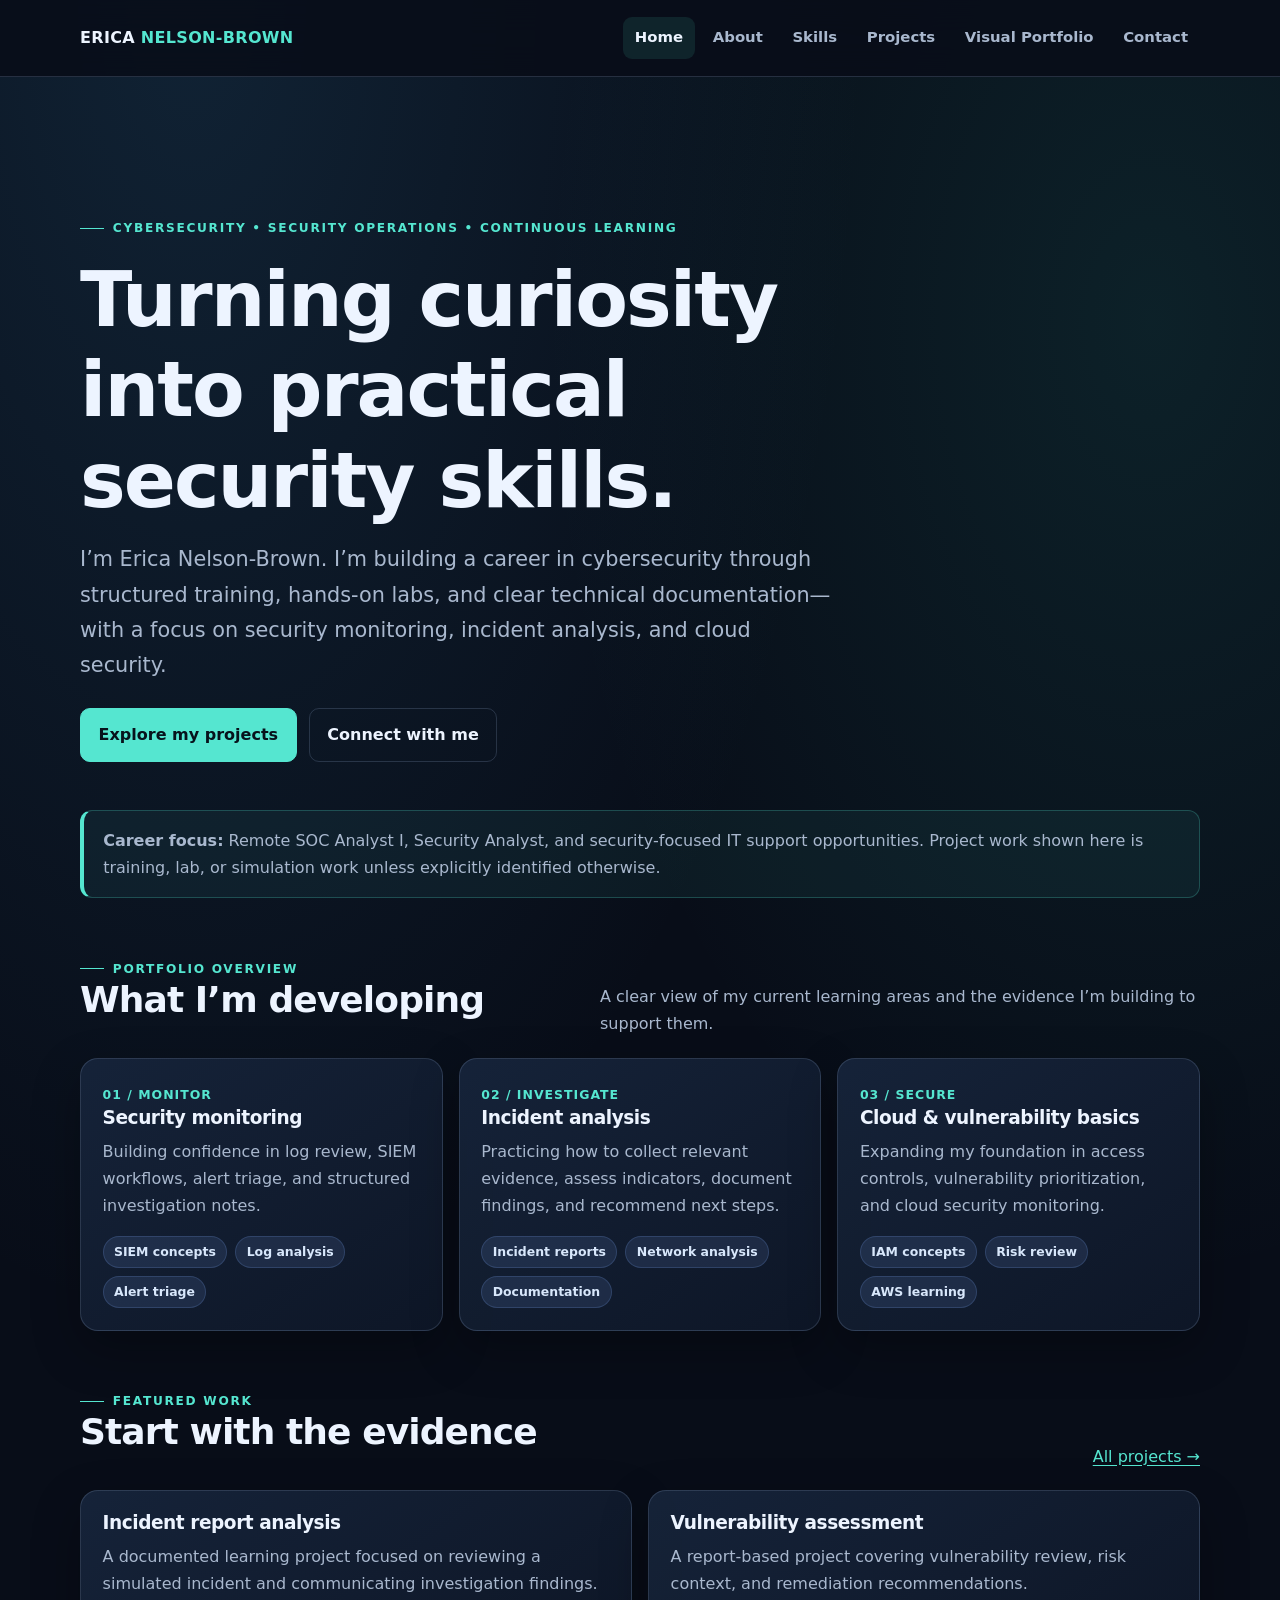
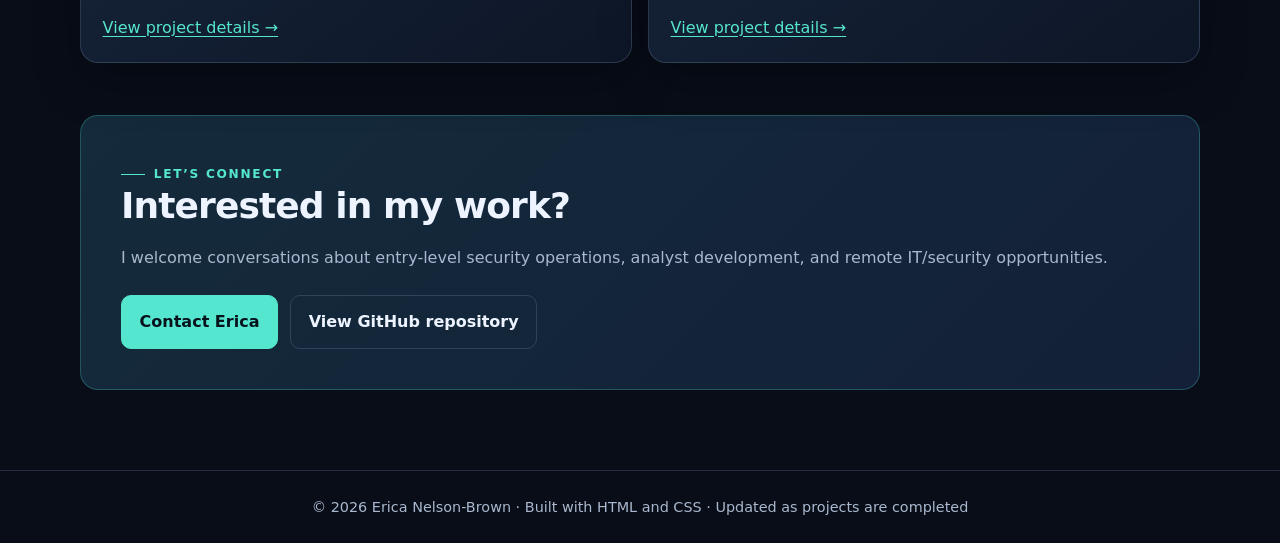
<file: index.html>
<!doctype html>
<html lang="en">
<head>
  <meta charset="utf-8">
  <meta name="viewport" content="width=device-width, initial-scale=1">
  <meta name="description" content="Erica Nelson-Brown's cybersecurity portfolio featuring documented labs, security projects, and a focus on SOC operations and cloud security.">
  <meta name="theme-color" content="#080d18">
  <title>Erica Nelson-Brown | Cybersecurity Portfolio</title>
  <link rel="stylesheet" href="style.css">
</head>
<body>
<a class="skip-link" href="#main">Skip to content</a>
<header class="site-header"><div class="nav-wrap">
  <a class="brand" href="index.html">ERICA <span>NELSON-BROWN</span></a>
  <nav aria-label="Main navigation">
    <a href="index.html" aria-current="page">Home</a><a href="about.html">About</a><a href="skills.html">Skills</a><a href="projects.html">Projects</a><a href="portfolio.html">Visual Portfolio</a><a href="contact.html">Contact</a>
  </nav>
</div></header>
<main id="main">
  <section class="hero">
    <span class="eyebrow">Cybersecurity • Security Operations • Continuous Learning</span>
    <h1>Turning curiosity into practical security skills.</h1>
    <p class="lead">I’m Erica Nelson-Brown. I’m building a career in cybersecurity through structured training, hands-on labs, and clear technical documentation—with a focus on security monitoring, incident analysis, and cloud security.</p>
    <div class="actions">
      <a class="button" href="projects.html">Explore my projects</a>
      <a class="button secondary" href="contact.html">Connect with me</a>
    </div>
  </section>

  <div class="callout">
    <p><strong>Career focus:</strong> Remote SOC Analyst I, Security Analyst, and security-focused IT support opportunities. Project work shown here is training, lab, or simulation work unless explicitly identified otherwise.</p>
  </div>

  <section class="section">
    <div class="section-heading"><div><span class="eyebrow">Portfolio overview</span><h2>What I’m developing</h2></div><p>A clear view of my current learning areas and the evidence I’m building to support them.</p></div>
    <div class="grid">
      <article class="card"><span class="card-kicker">01 / Monitor</span><h3>Security monitoring</h3><p>Building confidence in log review, SIEM workflows, alert triage, and structured investigation notes.</p><ul class="tag-list"><li>SIEM concepts</li><li>Log analysis</li><li>Alert triage</li></ul></article>
      <article class="card"><span class="card-kicker">02 / Investigate</span><h3>Incident analysis</h3><p>Practicing how to collect relevant evidence, assess indicators, document findings, and recommend next steps.</p><ul class="tag-list"><li>Incident reports</li><li>Network analysis</li><li>Documentation</li></ul></article>
      <article class="card"><span class="card-kicker">03 / Secure</span><h3>Cloud &amp; vulnerability basics</h3><p>Expanding my foundation in access controls, vulnerability prioritization, and cloud security monitoring.</p><ul class="tag-list"><li>IAM concepts</li><li>Risk review</li><li>AWS learning</li></ul></article>
    </div>
  </section>

  <section class="section">
    <div class="section-heading"><div><span class="eyebrow">Featured work</span><h2>Start with the evidence</h2></div><a href="projects.html">All projects →</a></div>
    <div class="grid">
      <article class="card wide"><h3>Incident report analysis</h3><p>A documented learning project focused on reviewing a simulated incident and communicating investigation findings.</p><a href="projects.html#incident-report">View project details →</a></article>
      <article class="card wide"><h3>Vulnerability assessment</h3><p>A report-based project covering vulnerability review, risk context, and remediation recommendations.</p><a href="projects.html#vulnerability-assessment">View project details →</a></article>
    </div>
  </section>

  <section class="section contact-panel">
    <span class="eyebrow">Let’s connect</span><h2>Interested in my work?</h2>
    <p>I welcome conversations about entry-level security operations, analyst development, and remote IT/security opportunities.</p>
    <div class="actions"><a class="button" href="contact.html">Contact Erica</a><a class="button secondary" href="https://github.com/nelsonbrownerica-collab/ideal-giggle" target="_blank" rel="noopener noreferrer">View GitHub repository</a></div>
  </section>
</main>
<footer class="site-footer"><p>© 2026 Erica Nelson-Brown · Built with HTML and CSS · Updated as projects are completed</p></footer>
</body></html>
</file>
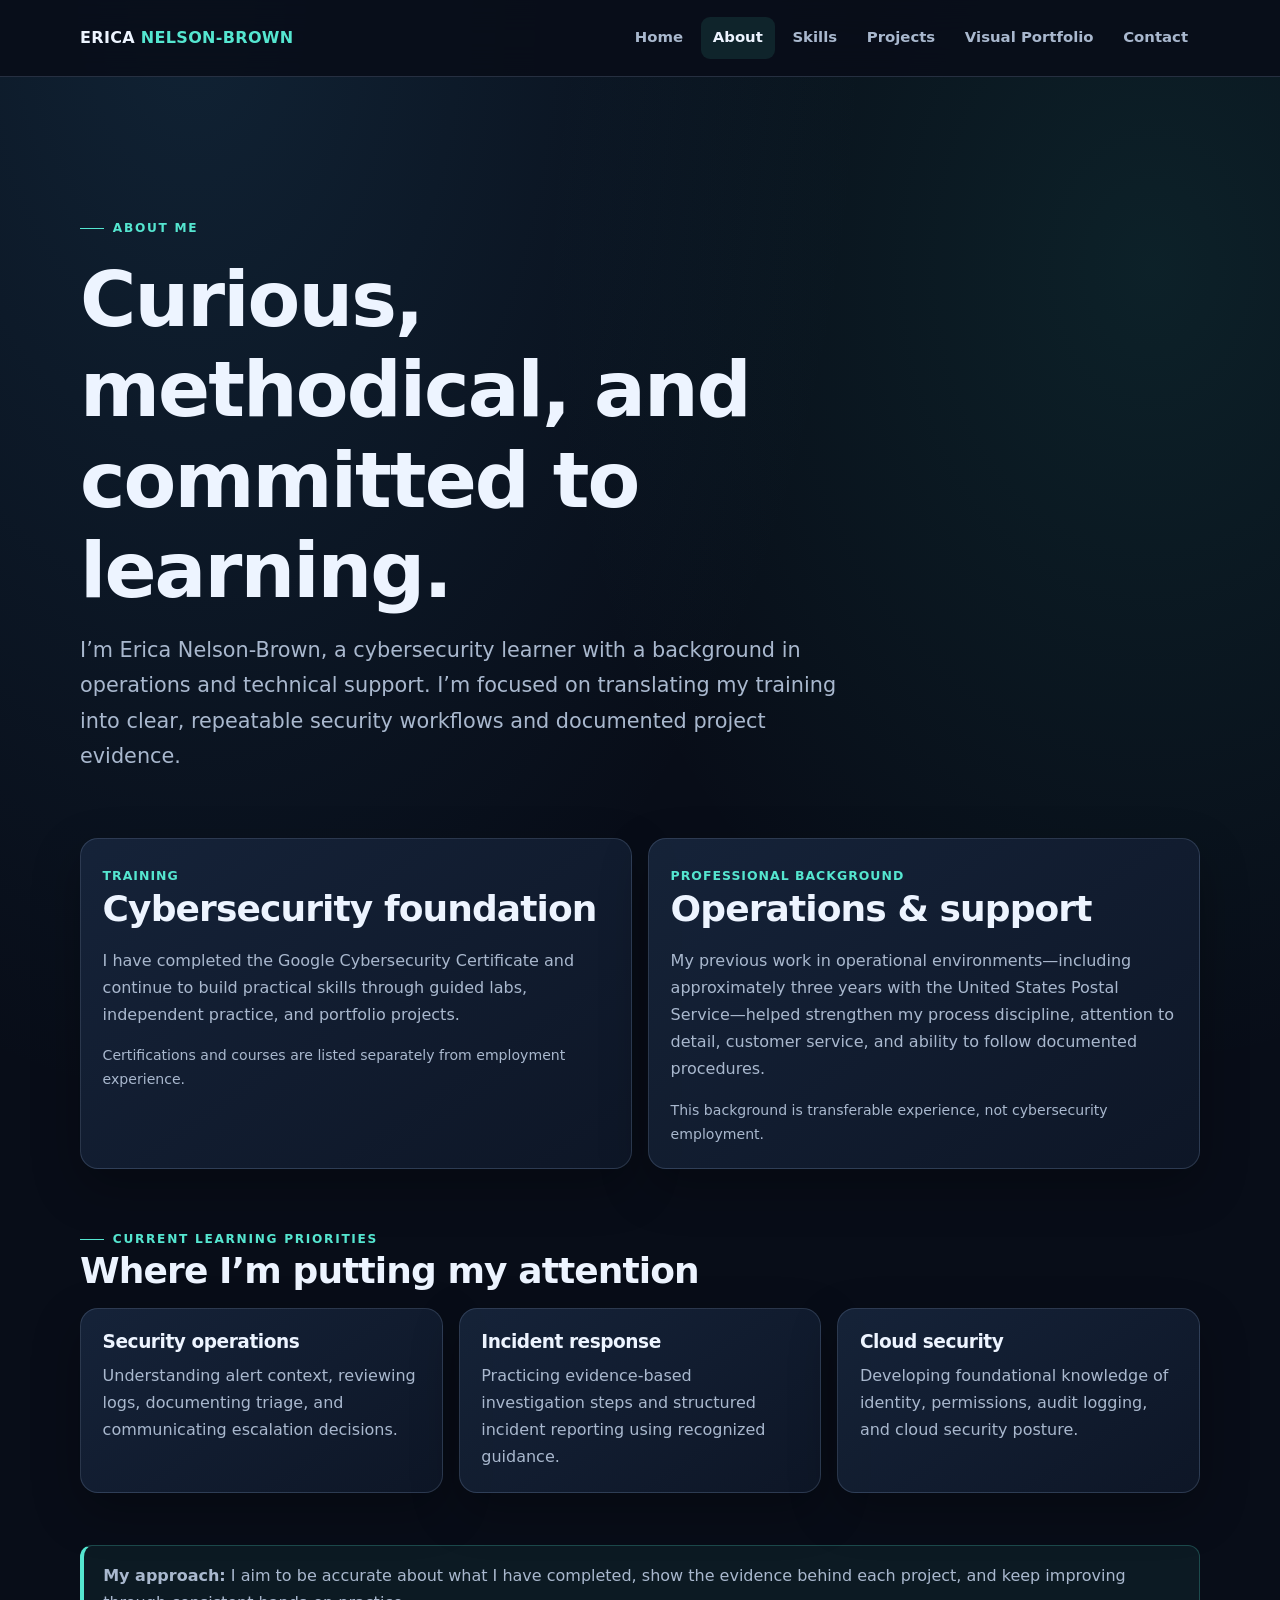
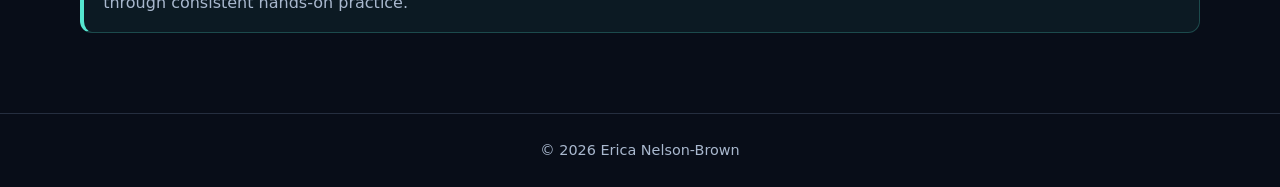
<file: about.html>
<!doctype html>
<html lang="en"><head><meta charset="utf-8"><meta name="viewport" content="width=device-width, initial-scale=1"><meta name="description" content="Learn about Erica Nelson-Brown's cybersecurity training, professional background, and career focus."><title>About | Erica Nelson-Brown</title><link rel="stylesheet" href="style.css"></head>
<body><a class="skip-link" href="#main">Skip to content</a><header class="site-header"><div class="nav-wrap"><a class="brand" href="index.html">ERICA <span>NELSON-BROWN</span></a><nav aria-label="Main navigation"><a href="index.html">Home</a><a href="about.html" aria-current="page">About</a><a href="skills.html">Skills</a><a href="projects.html">Projects</a><a href="portfolio.html">Visual Portfolio</a><a href="contact.html">Contact</a></nav></div></header>
<main id="main"><section class="hero"><span class="eyebrow">About me</span><h1>Curious, methodical, and committed to learning.</h1><p class="lead">I’m Erica Nelson-Brown, a cybersecurity learner with a background in operations and technical support. I’m focused on translating my training into clear, repeatable security workflows and documented project evidence.</p></section>
<section class="grid">
<article class="card wide"><span class="card-kicker">Training</span><h2>Cybersecurity foundation</h2><p>I have completed the Google Cybersecurity Certificate and continue to build practical skills through guided labs, independent practice, and portfolio projects.</p><p class="muted-small">Certifications and courses are listed separately from employment experience.</p></article>
<article class="card wide"><span class="card-kicker">Professional background</span><h2>Operations &amp; support</h2><p>My previous work in operational environments—including approximately three years with the United States Postal Service—helped strengthen my process discipline, attention to detail, customer service, and ability to follow documented procedures.</p><p class="muted-small">This background is transferable experience, not cybersecurity employment.</p></article>
</section>
<section class="section"><span class="eyebrow">Current learning priorities</span><h2>Where I’m putting my attention</h2><div class="grid">
<article class="card"><h3>Security operations</h3><p>Understanding alert context, reviewing logs, documenting triage, and communicating escalation decisions.</p></article>
<article class="card"><h3>Incident response</h3><p>Practicing evidence-based investigation steps and structured incident reporting using recognized guidance.</p></article>
<article class="card"><h3>Cloud security</h3><p>Developing foundational knowledge of identity, permissions, audit logging, and cloud security posture.</p></article>
</div></section>
<section class="section callout"><p><strong>My approach:</strong> I aim to be accurate about what I have completed, show the evidence behind each project, and keep improving through consistent hands-on practice.</p></section>
</main><footer class="site-footer"><p>© 2026 Erica Nelson-Brown</p></footer></body></html>
</file>
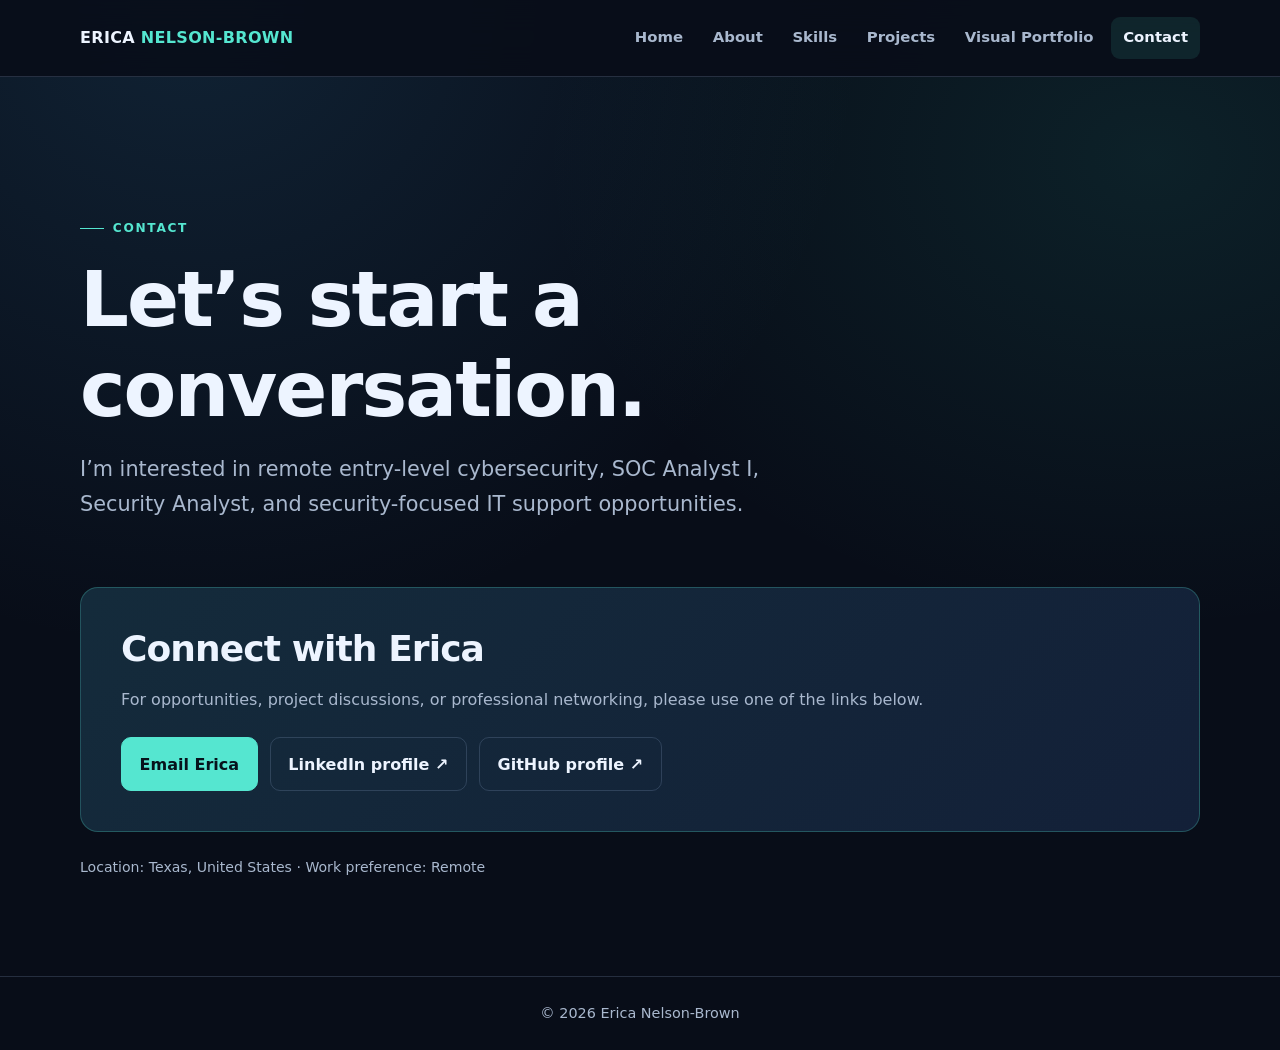
<file: contact.html>
<!doctype html>
<html lang="en"><head><meta charset="utf-8"><meta name="viewport" content="width=device-width, initial-scale=1"><meta name="description" content="Contact Erica Nelson-Brown about remote entry-level cybersecurity and IT opportunities."><title>Contact | Erica Nelson-Brown</title><link rel="stylesheet" href="style.css"></head>
<body><a class="skip-link" href="#main">Skip to content</a><header class="site-header"><div class="nav-wrap"><a class="brand" href="index.html">ERICA <span>NELSON-BROWN</span></a><nav aria-label="Main navigation"><a href="index.html">Home</a><a href="about.html">About</a><a href="skills.html">Skills</a><a href="projects.html">Projects</a><a href="portfolio.html">Visual Portfolio</a><a href="contact.html" aria-current="page">Contact</a></nav></div></header>
<main id="main"><section class="hero"><span class="eyebrow">Contact</span><h1>Let’s start a conversation.</h1><p class="lead">I’m interested in remote entry-level cybersecurity, SOC Analyst I, Security Analyst, and security-focused IT support opportunities.</p></section>
<section class="contact-panel"><h2>Connect with Erica</h2><p>For opportunities, project discussions, or professional networking, please use one of the links below.</p><div class="actions"><a class="button" href="mailto:ericanelsonbrown@gmail.com">Email Erica</a><a class="button secondary" href="https://www.linkedin.com/in/erica-nelson-brown" target="_blank" rel="noopener noreferrer">LinkedIn profile ↗</a><a class="button secondary" href="https://github.com/nelsonbrownerica-collab" target="_blank" rel="noopener noreferrer">GitHub profile ↗</a></div></section>
<p class="muted-small" style="margin-top:1.5rem">Location: Texas, United States · Work preference: Remote</p>
</main><footer class="site-footer"><p>© 2026 Erica Nelson-Brown</p></footer></body></html>
</file>
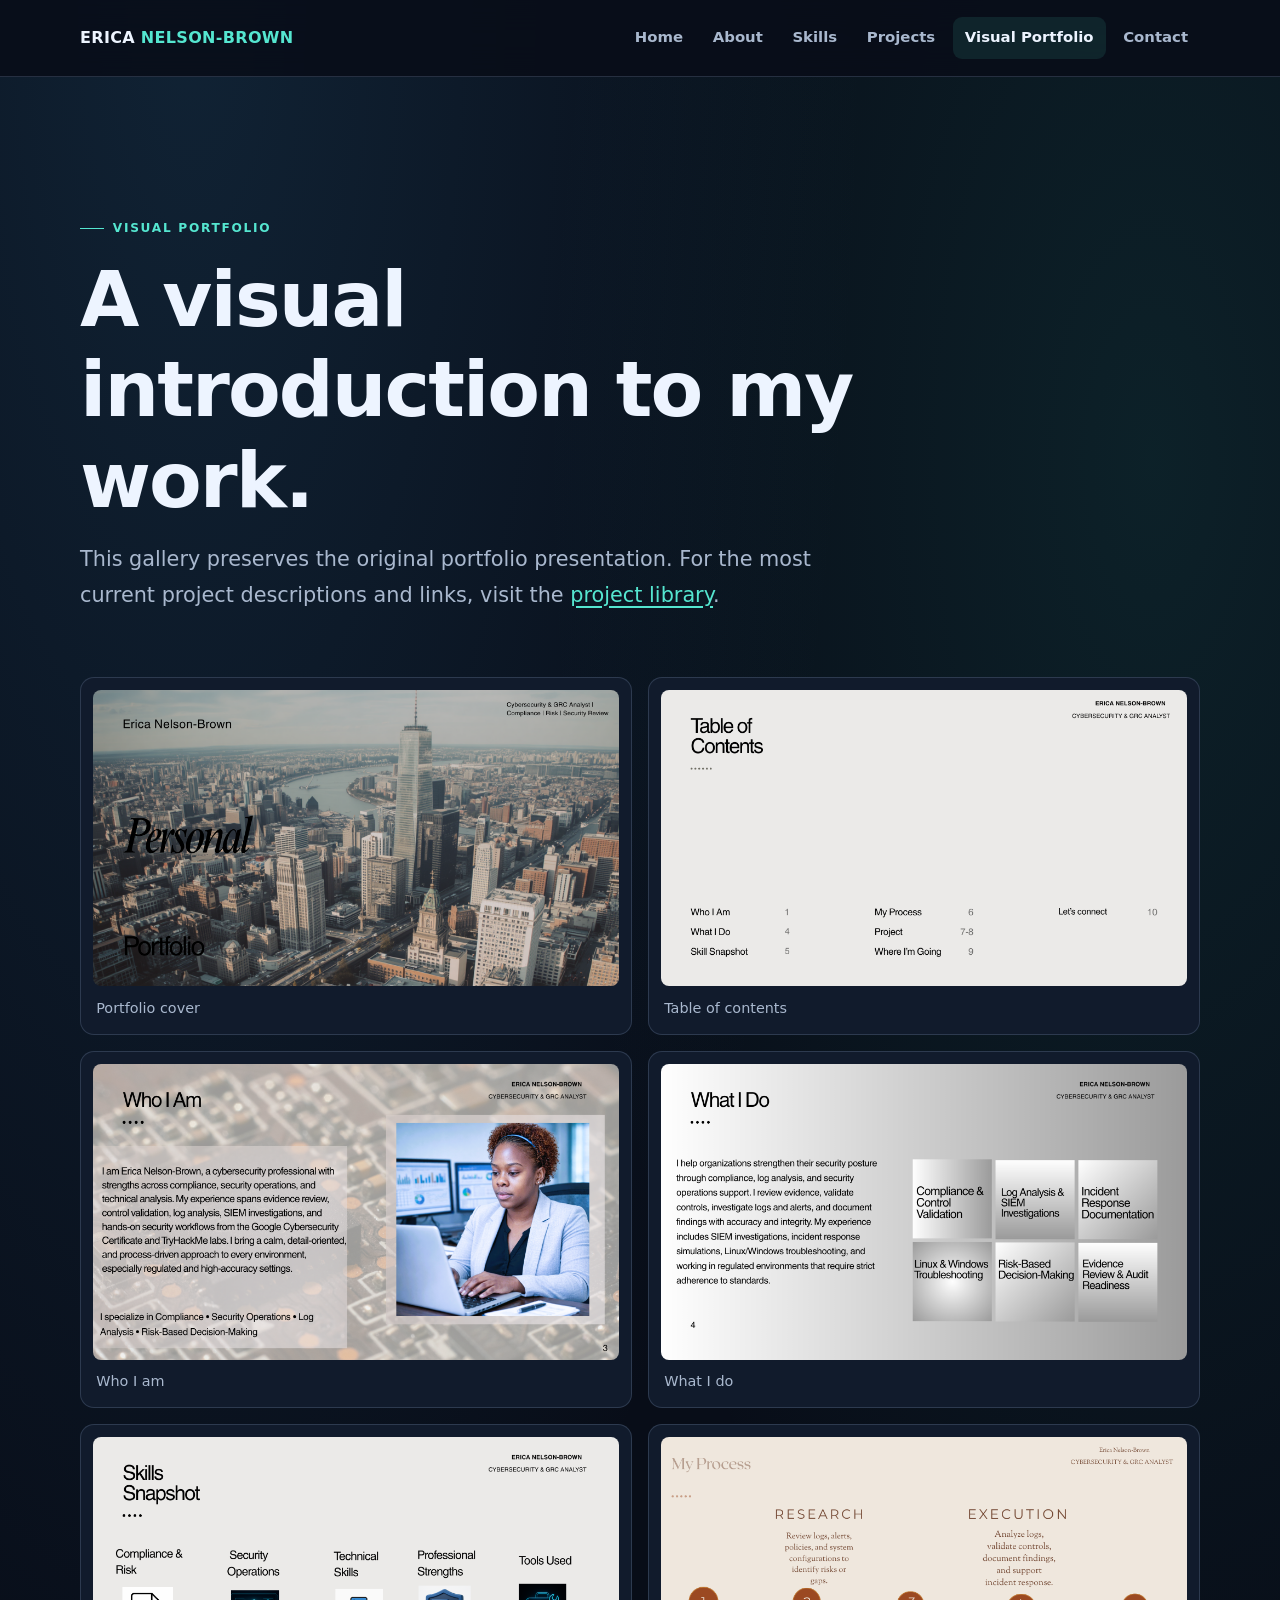
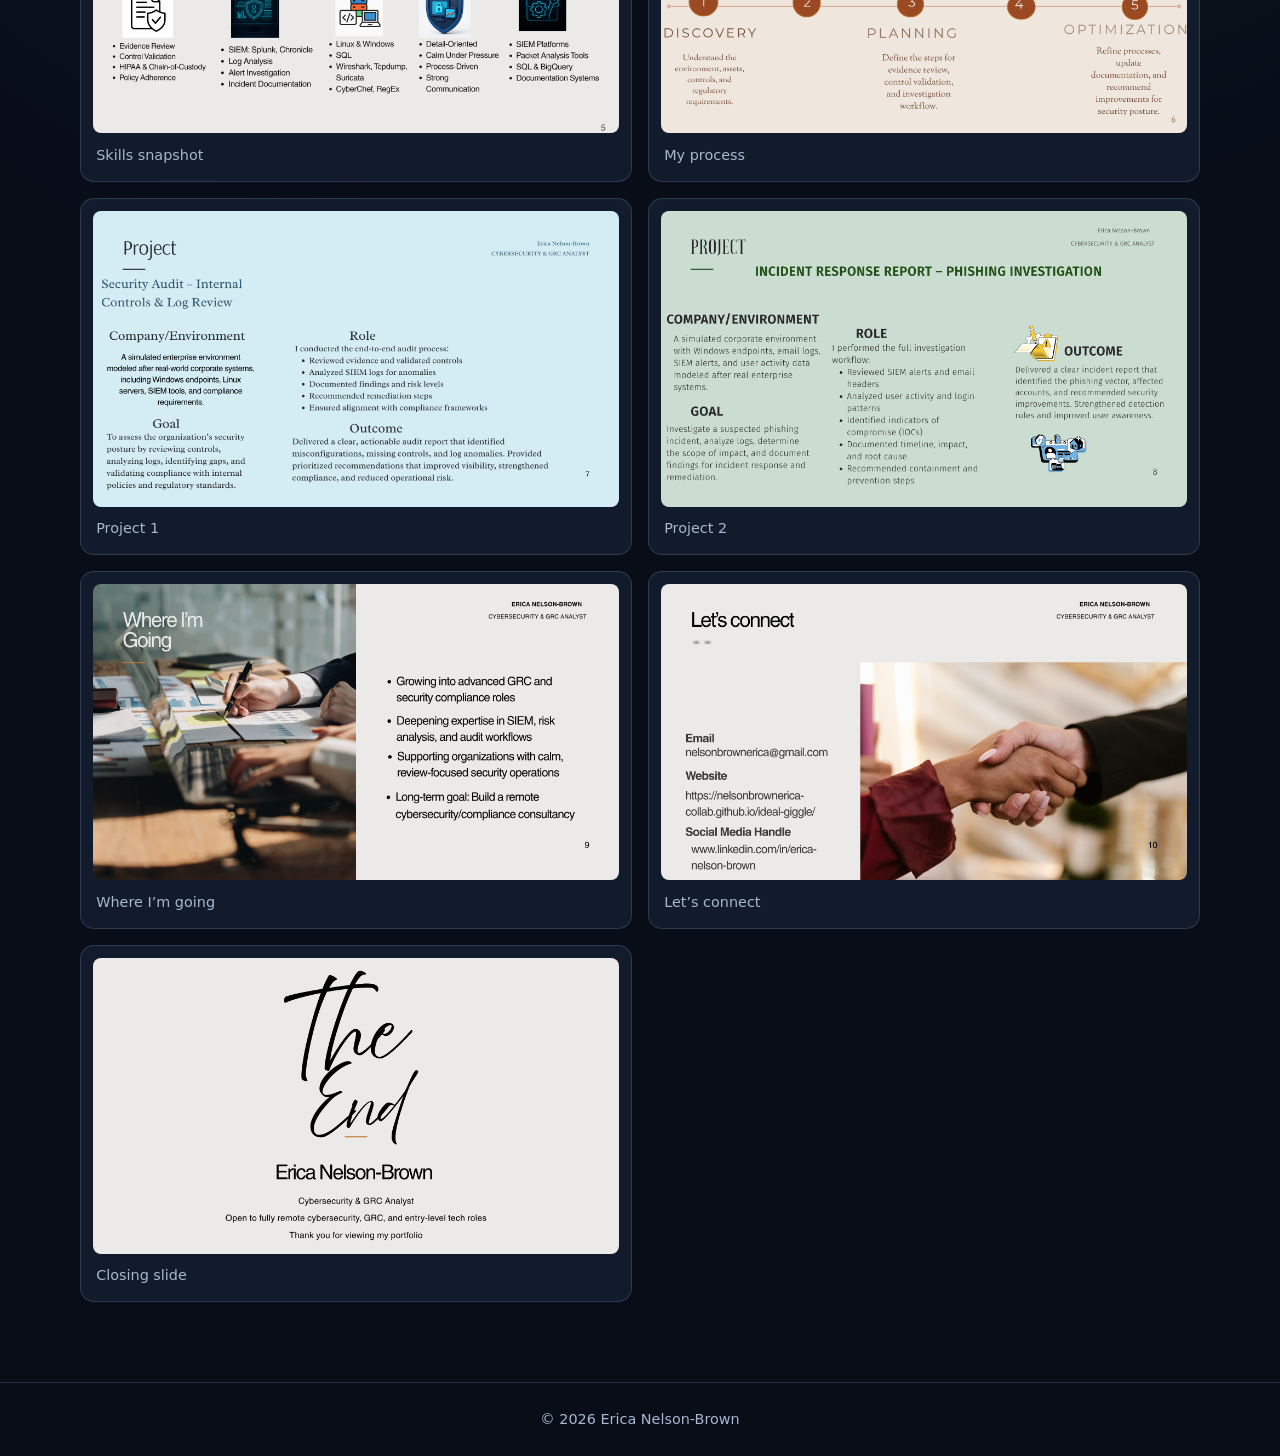
<file: portfolio.html>
<!doctype html>
<html lang="en"><head><meta charset="utf-8"><meta name="viewport" content="width=device-width, initial-scale=1"><meta name="description" content="Visual portfolio presentation by Erica Nelson-Brown."><title>Visual Portfolio | Erica Nelson-Brown</title><link rel="stylesheet" href="style.css"></head>
<body><a class="skip-link" href="#main">Skip to content</a><header class="site-header"><div class="nav-wrap"><a class="brand" href="index.html">ERICA <span>NELSON-BROWN</span></a><nav aria-label="Main navigation"><a href="index.html">Home</a><a href="about.html">About</a><a href="skills.html">Skills</a><a href="projects.html">Projects</a><a href="portfolio.html" aria-current="page">Visual Portfolio</a><a href="contact.html">Contact</a></nav></div></header>
<main id="main"><section class="hero"><span class="eyebrow">Visual portfolio</span><h1>A visual introduction to my work.</h1><p class="lead">This gallery preserves the original portfolio presentation. For the most current project descriptions and links, visit the <a href="projects.html">project library</a>.</p></section>
<div class="gallery">
<figure><img src="Cover.png" alt="Cover slide of Erica Nelson-Brown's cybersecurity portfolio" loading="lazy"><figcaption>Portfolio cover</figcaption></figure>
<figure><img src="Table of Contents.png" alt="Portfolio table of contents" loading="lazy"><figcaption>Table of contents</figcaption></figure>
<figure><img src="Who I Am.png" alt="About me portfolio slide" loading="lazy"><figcaption>Who I am</figcaption></figure>
<figure><img src="What I Do.png" alt="Cybersecurity focus portfolio slide" loading="lazy"><figcaption>What I do</figcaption></figure>
<figure><img src="Skills Snapshot.png" alt="Skills snapshot portfolio slide" loading="lazy"><figcaption>Skills snapshot</figcaption></figure>
<figure><img src="My Process.png" alt="My process portfolio slide" loading="lazy"><figcaption>My process</figcaption></figure>
<figure><img src="Project 1.png" alt="First project portfolio slide" loading="lazy"><figcaption>Project 1</figcaption></figure>
<figure><img src="Project 2.png" alt="Second project portfolio slide" loading="lazy"><figcaption>Project 2</figcaption></figure>
<figure><img src="Where I’m Going.png" alt="Career direction portfolio slide" loading="lazy"><figcaption>Where I’m going</figcaption></figure>
<figure><img src="Let’s connect.png" alt="Contact portfolio slide" loading="lazy"><figcaption>Let’s connect</figcaption></figure>
<figure><img src="The End.png" alt="Closing slide of the portfolio presentation" loading="lazy"><figcaption>Closing slide</figcaption></figure>
</div></main><footer class="site-footer"><p>© 2026 Erica Nelson-Brown</p></footer></body></html>
</file>
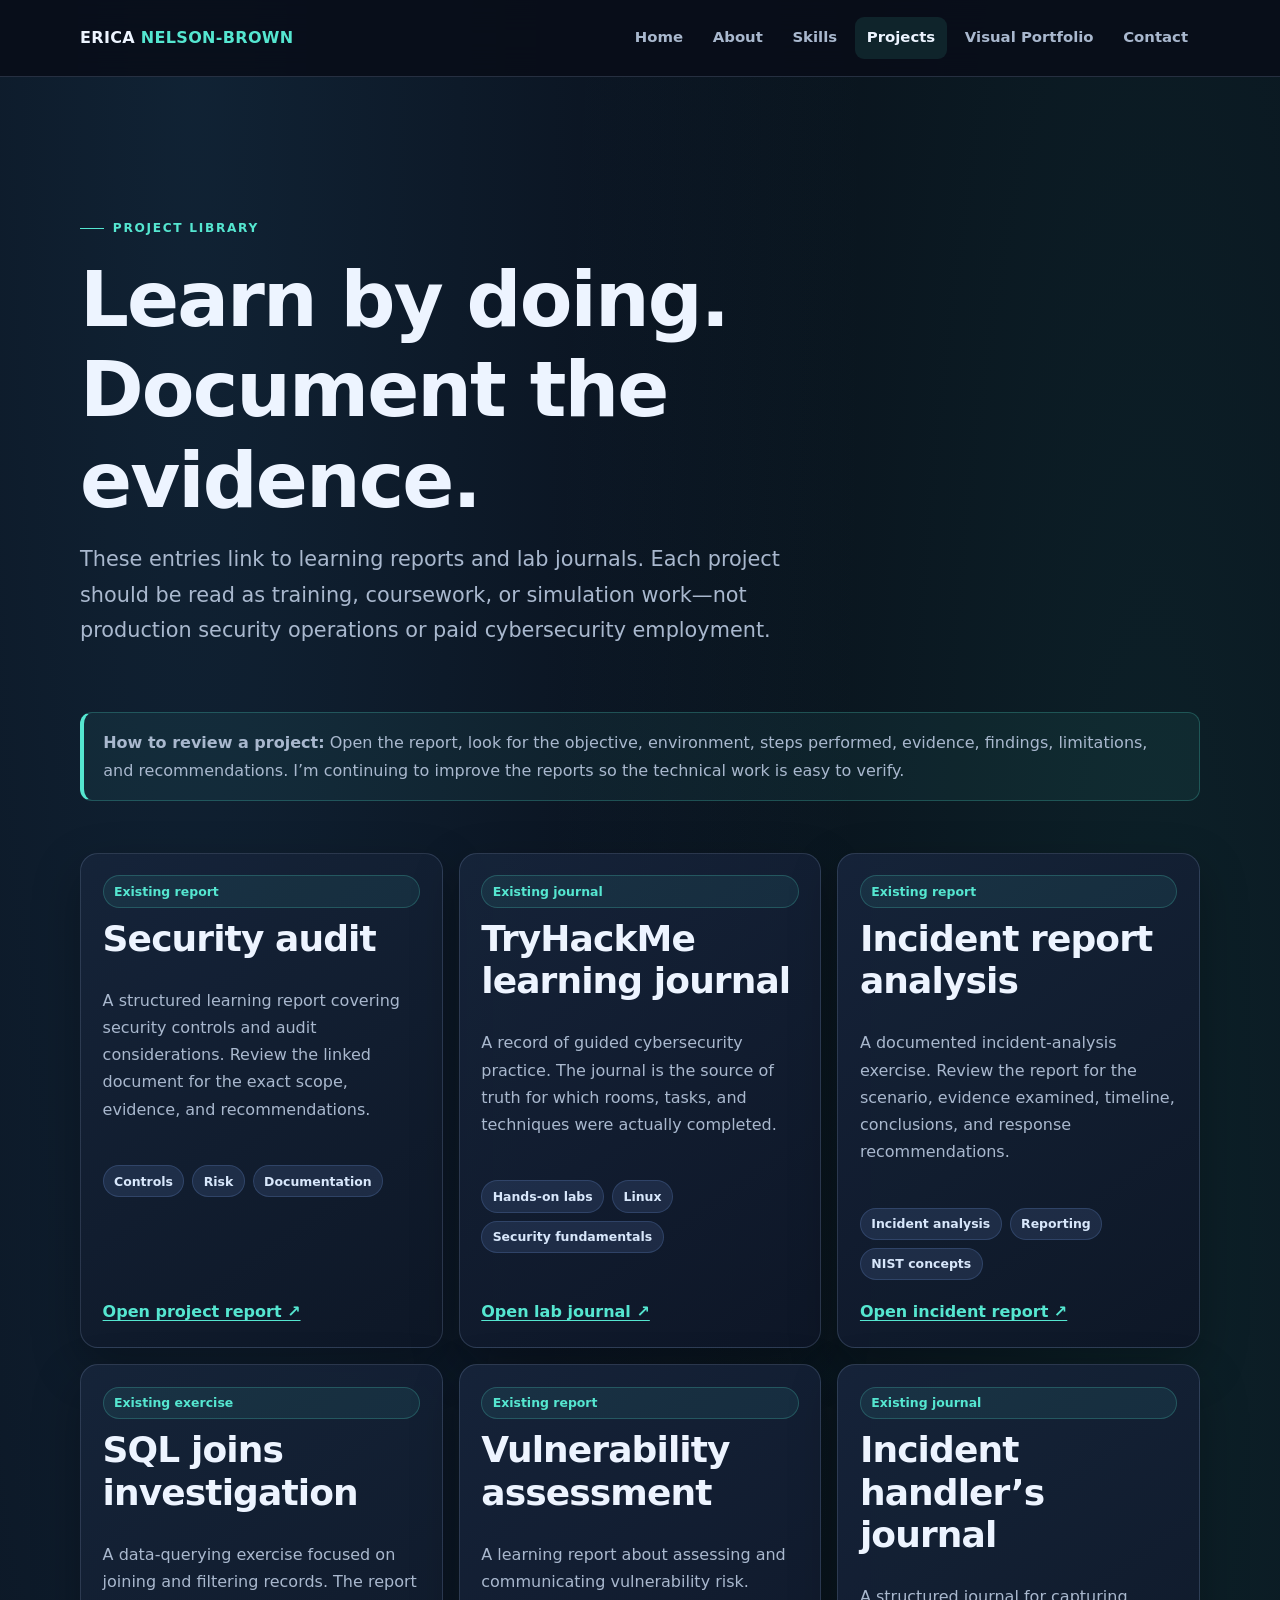
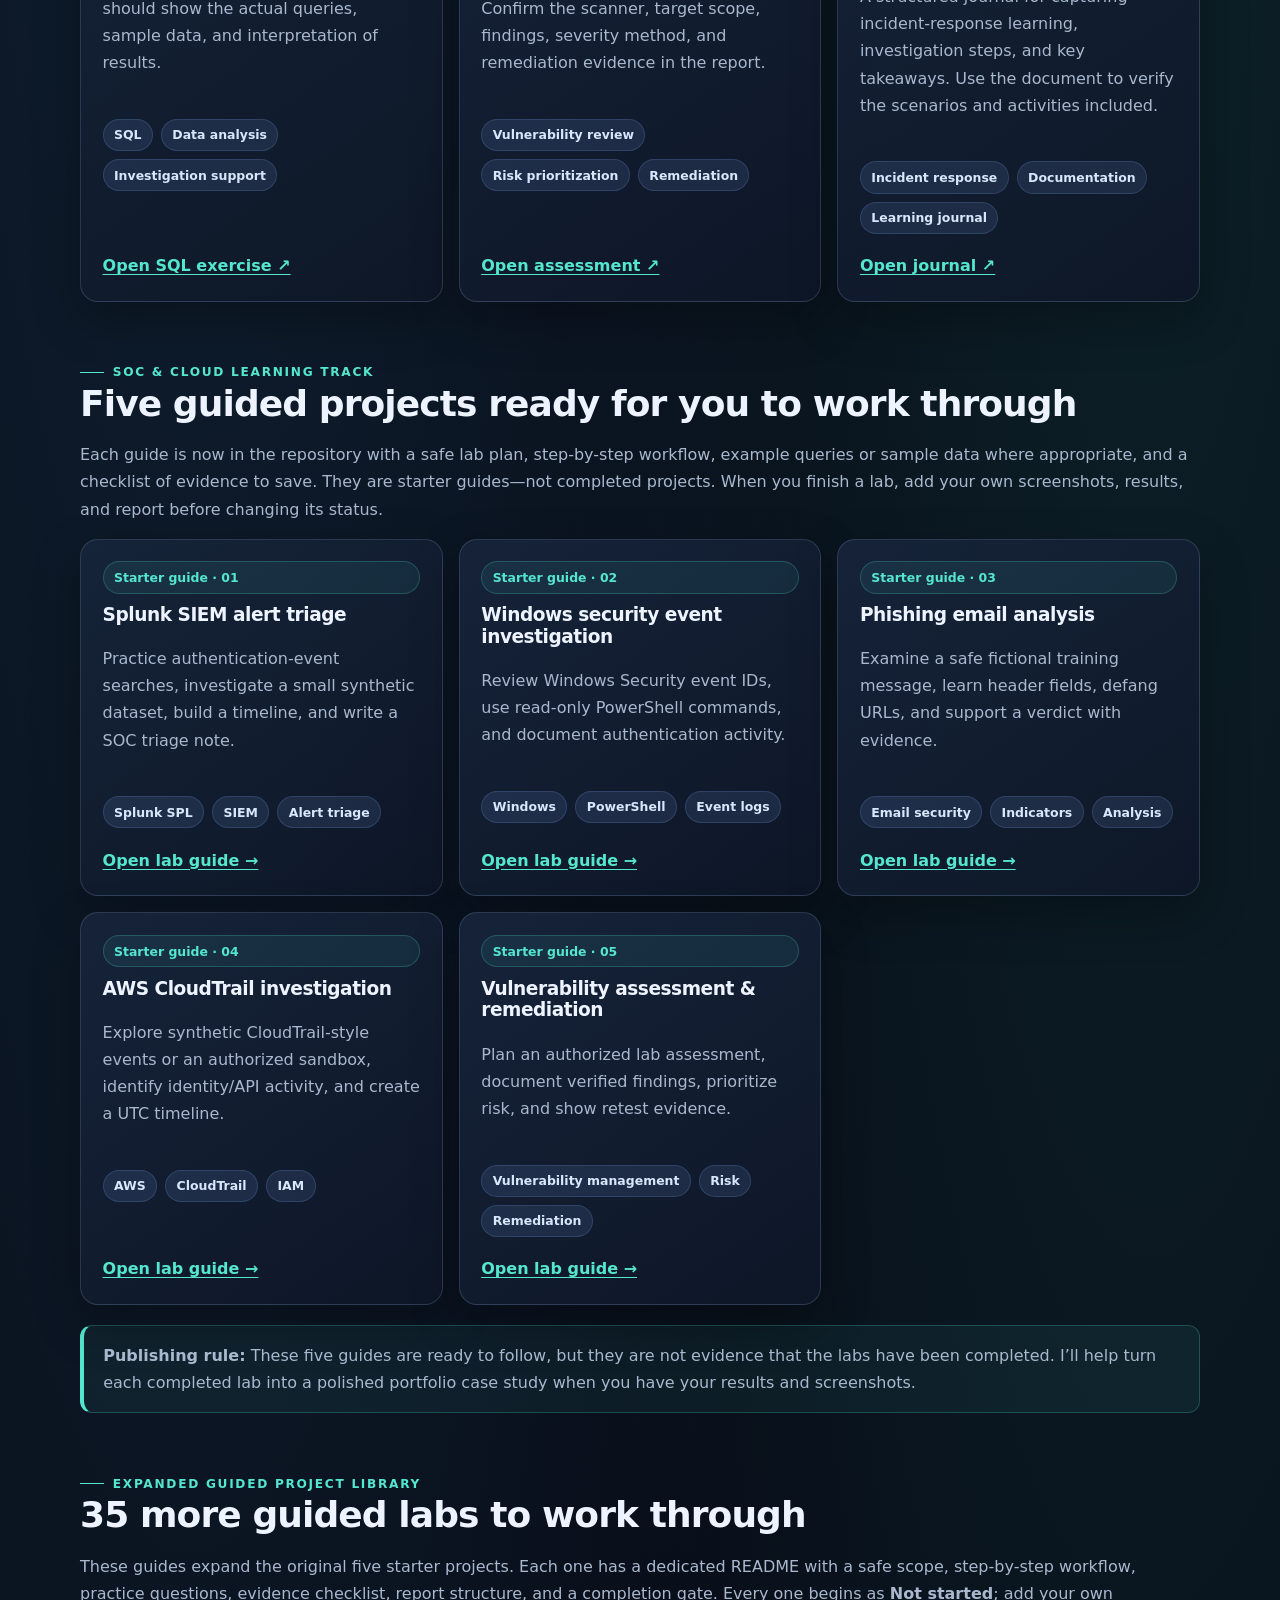
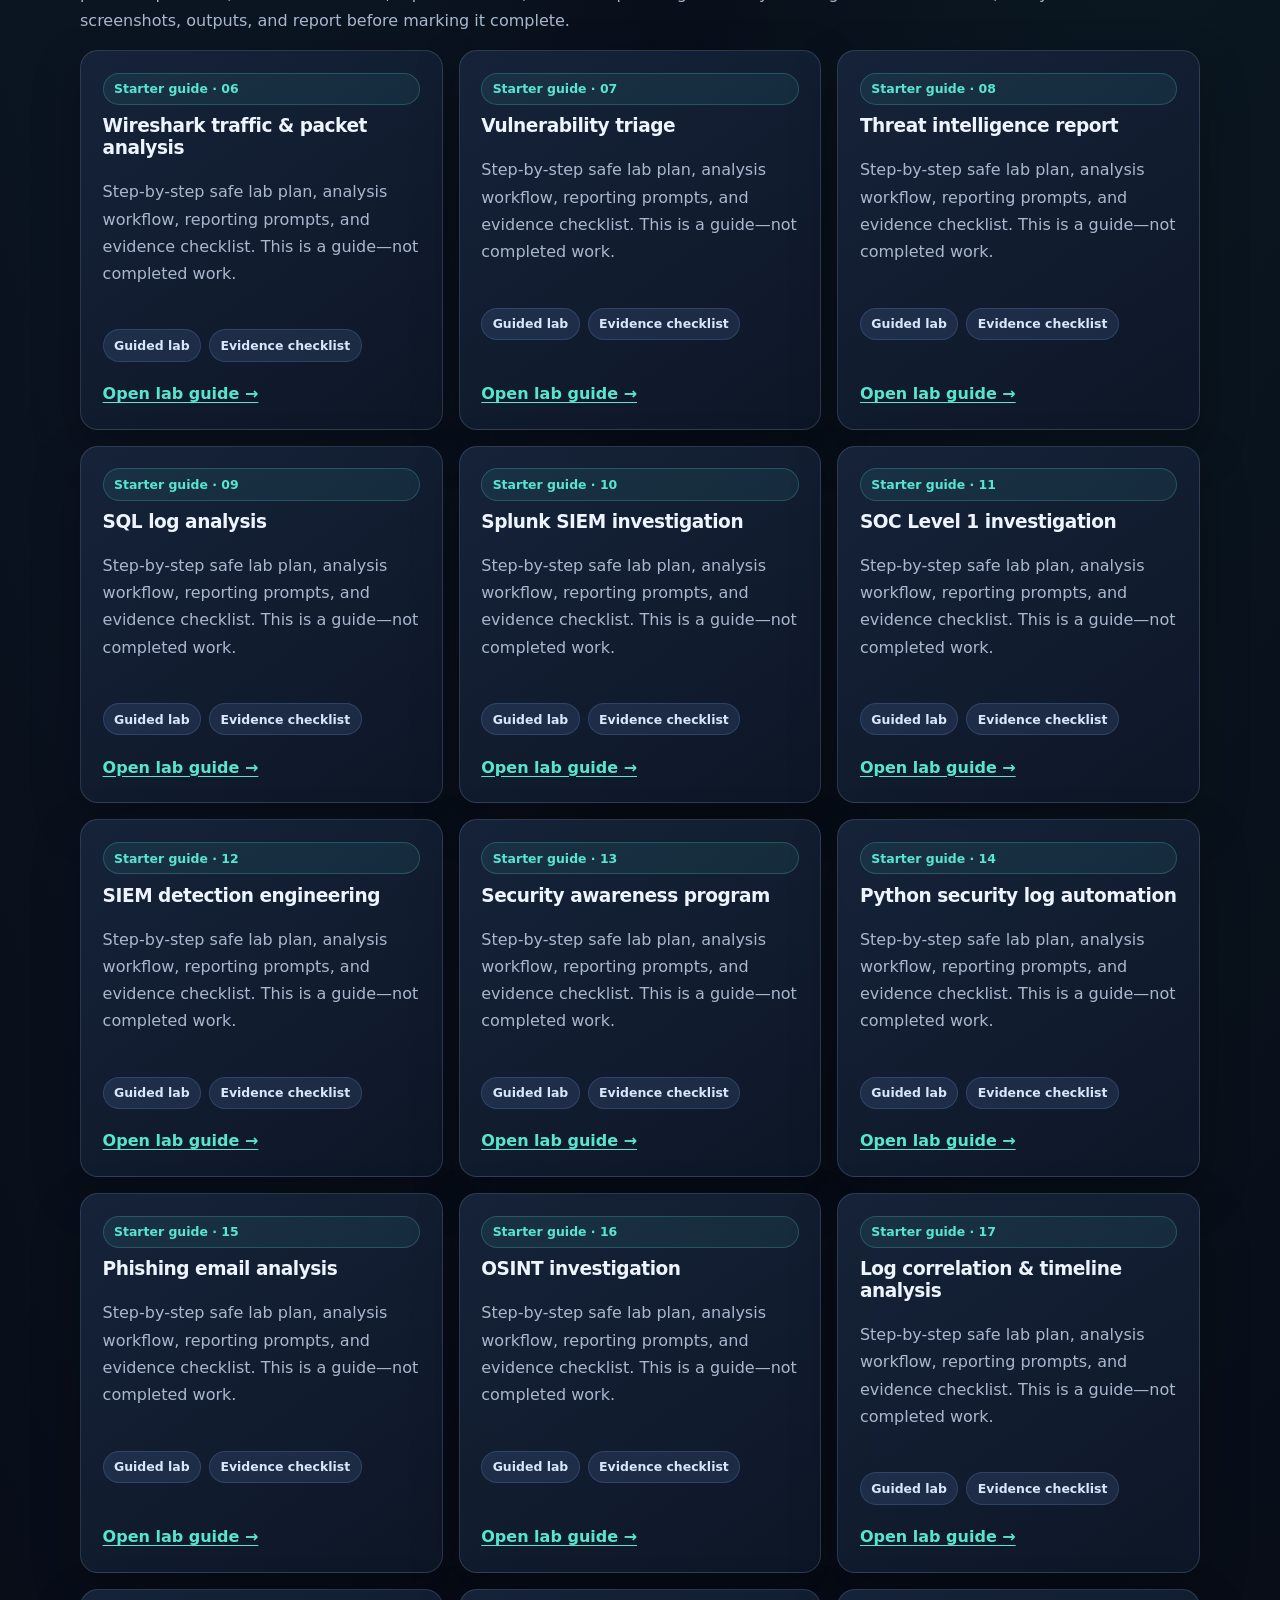
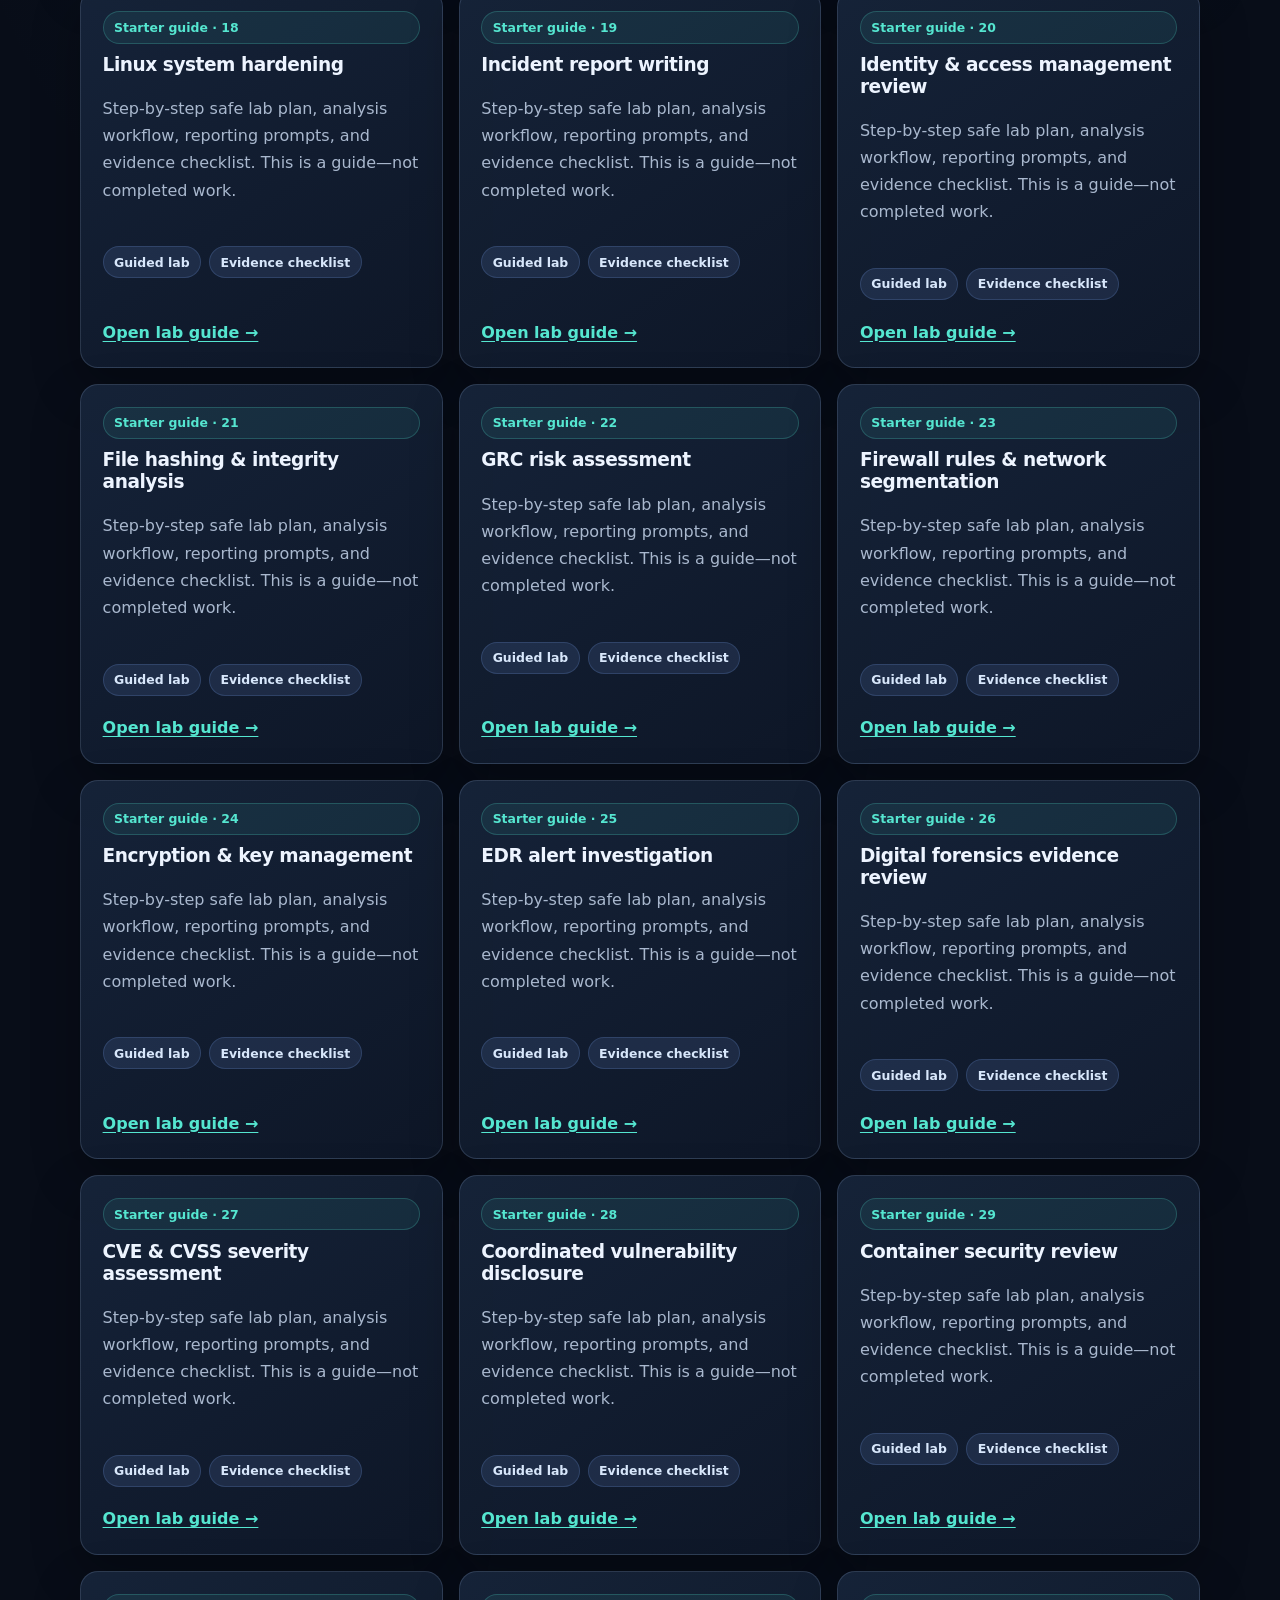
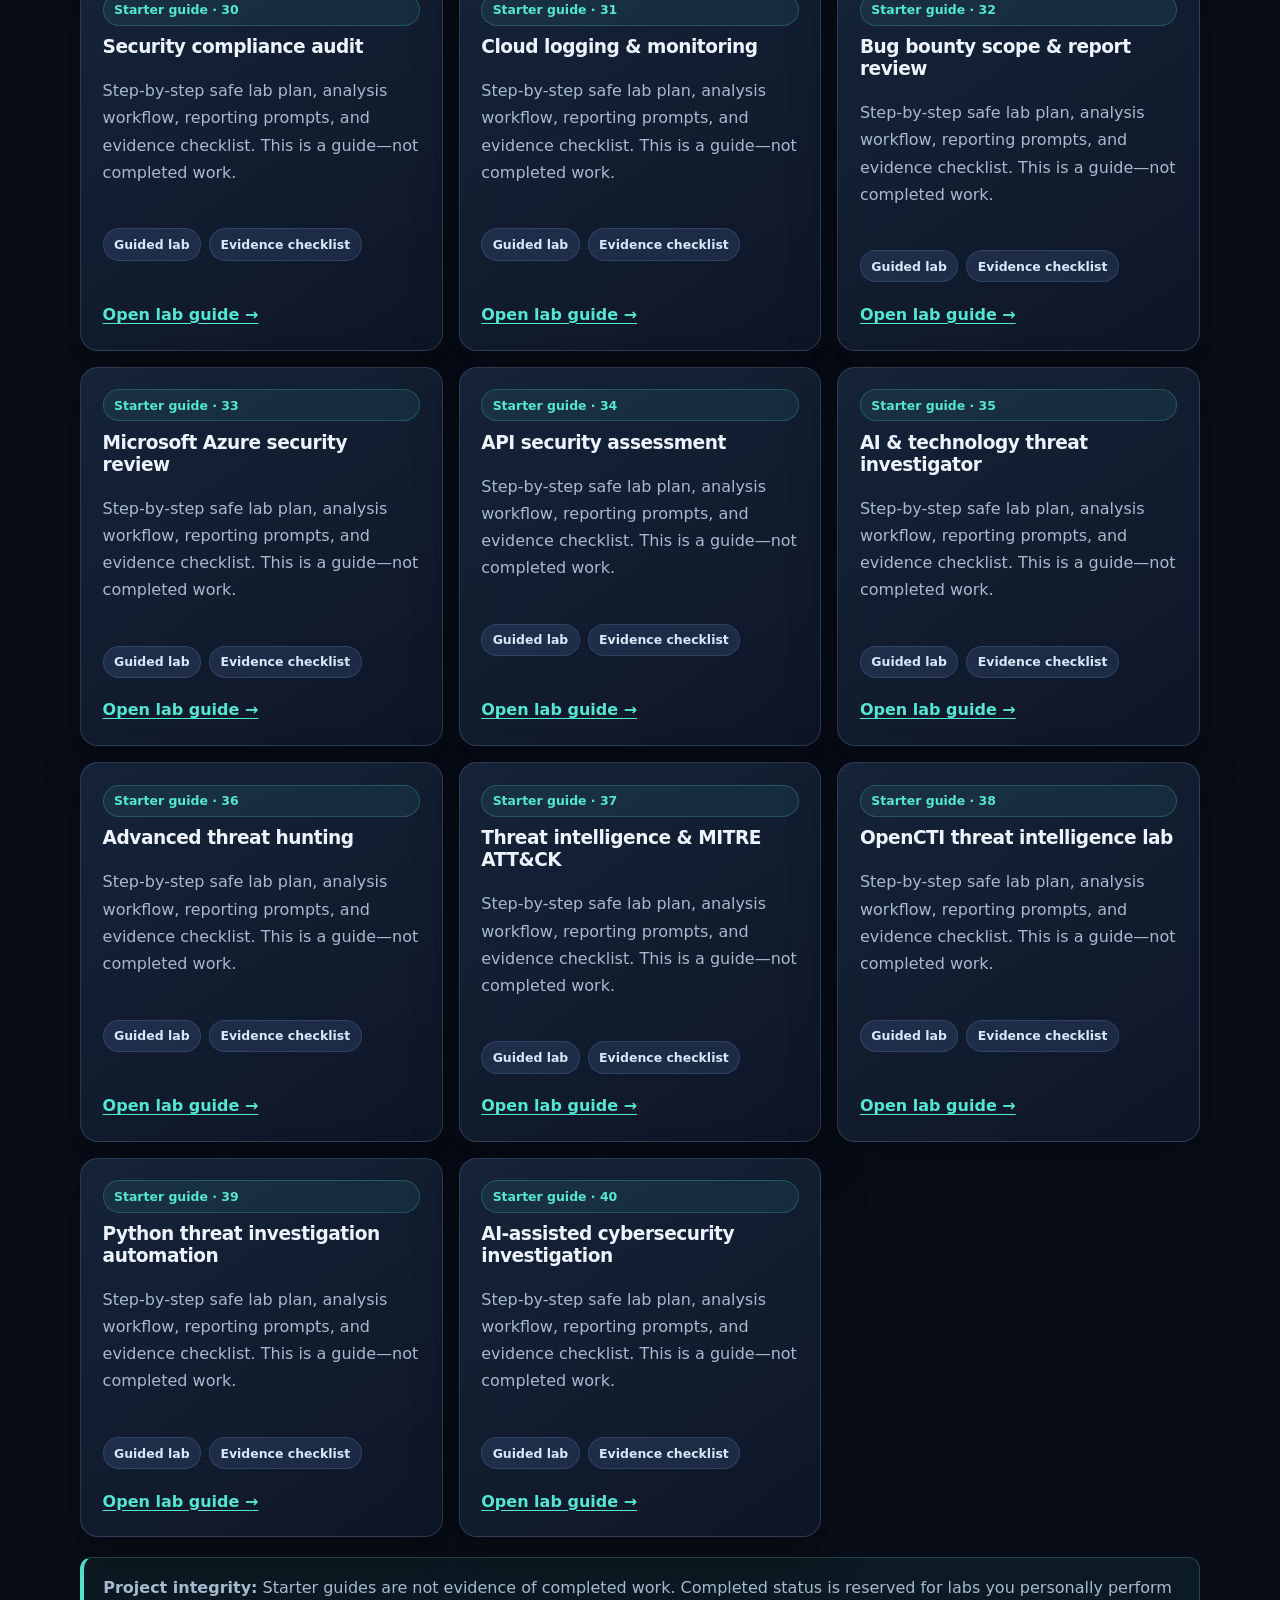
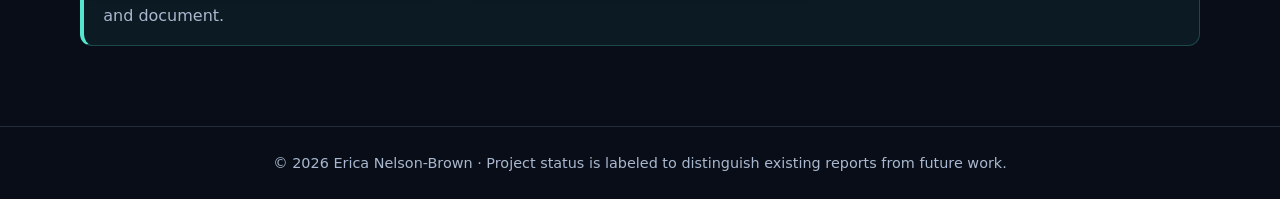
<file: projects.html>
<!doctype html>
<html lang="en"><head><meta charset="utf-8"><meta name="viewport" content="width=device-width, initial-scale=1"><meta name="description" content="Documented cybersecurity learning projects and labs by Erica Nelson-Brown."><title>Projects | Erica Nelson-Brown</title><link rel="stylesheet" href="style.css"></head>
<body><a class="skip-link" href="#main">Skip to content</a><header class="site-header"><div class="nav-wrap"><a class="brand" href="index.html">ERICA <span>NELSON-BROWN</span></a><nav aria-label="Main navigation"><a href="index.html">Home</a><a href="about.html">About</a><a href="skills.html">Skills</a><a href="projects.html" aria-current="page">Projects</a><a href="portfolio.html">Visual Portfolio</a><a href="contact.html">Contact</a></nav></div></header>
<main id="main"><section class="hero"><span class="eyebrow">Project library</span><h1>Learn by doing. Document the evidence.</h1><p class="lead">These entries link to learning reports and lab journals. Each project should be read as training, coursework, or simulation work—not production security operations or paid cybersecurity employment.</p></section>
<div class="callout"><p><strong>How to review a project:</strong> Open the report, look for the objective, environment, steps performed, evidence, findings, limitations, and recommendations. I’m continuing to improve the reports so the technical work is easy to verify.</p></div>
<section class="section"><div class="grid">
<article class="card project-card" id="security-audit"><span class="status">Existing report</span><h2>Security audit</h2><p>A structured learning report covering security controls and audit considerations. Review the linked document for the exact scope, evidence, and recommendations.</p><ul class="tag-list"><li>Controls</li><li>Risk</li><li>Documentation</li></ul><div class="project-link"><a href="https://docs.google.com/document/d/17mPu0iMEogL5_swbVjNTqApt2HplhLvtpdHVUZokBKY/edit?usp=sharing" target="_blank" rel="noopener noreferrer">Open project report ↗</a></div></article>
<article class="card project-card" id="tryhackme-journal"><span class="status">Existing journal</span><h2>TryHackMe learning journal</h2><p>A record of guided cybersecurity practice. The journal is the source of truth for which rooms, tasks, and techniques were actually completed.</p><ul class="tag-list"><li>Hands-on labs</li><li>Linux</li><li>Security fundamentals</li></ul><div class="project-link"><a href="https://docs.google.com/document/d/15jDCFENzfr1ORm3C2qOKB69LiipBSvihemdRLGaDYqg/edit?usp=sharing" target="_blank" rel="noopener noreferrer">Open lab journal ↗</a></div></article>
<article class="card project-card" id="incident-report"><span class="status">Existing report</span><h2>Incident report analysis</h2><p>A documented incident-analysis exercise. Review the report for the scenario, evidence examined, timeline, conclusions, and response recommendations.</p><ul class="tag-list"><li>Incident analysis</li><li>Reporting</li><li>NIST concepts</li></ul><div class="project-link"><a href="https://docs.google.com/document/d/1eKaSqJo5B3xx2SQlwASZnQC6HfP5-_k8T3q06QEcAzA/edit?usp=sharing" target="_blank" rel="noopener noreferrer">Open incident report ↗</a></div></article>
<article class="card project-card" id="sql-investigation"><span class="status">Existing exercise</span><h2>SQL joins investigation</h2><p>A data-querying exercise focused on joining and filtering records. The report should show the actual queries, sample data, and interpretation of results.</p><ul class="tag-list"><li>SQL</li><li>Data analysis</li><li>Investigation support</li></ul><div class="project-link"><a href="https://docs.google.com/document/d/1mSb5mfrFuorXpKsUvE7FgJVgkapK-JxVmSco33CUtG8/edit?usp=sharing" target="_blank" rel="noopener noreferrer">Open SQL exercise ↗</a></div></article>
<article class="card project-card" id="vulnerability-assessment"><span class="status">Existing report</span><h2>Vulnerability assessment</h2><p>A learning report about assessing and communicating vulnerability risk. Confirm the scanner, target scope, findings, severity method, and remediation evidence in the report.</p><ul class="tag-list"><li>Vulnerability review</li><li>Risk prioritization</li><li>Remediation</li></ul><div class="project-link"><a href="https://docs.google.com/document/d/1GMcT7Keh7pYdtpp7NYz5kDhLlgHxGbQL3FAJPpwE4K4/edit?usp=sharing" target="_blank" rel="noopener noreferrer">Open assessment ↗</a></div></article>
<article class="card project-card" id="incident-handler-journal"><span class="status">Existing journal</span><h2>Incident handler’s journal</h2><p>A structured journal for capturing incident-response learning, investigation steps, and key takeaways. Use the document to verify the scenarios and activities included.</p><ul class="tag-list"><li>Incident response</li><li>Documentation</li><li>Learning journal</li></ul><div class="project-link"><a href="https://docs.google.com/document/d/1RE-086oS032r4pO1T7YR1tlphIdH_s53eghHrms2uB0/edit?usp=sharing" target="_blank" rel="noopener noreferrer">Open journal ↗</a></div></article>
</div></section>
<section class="section"><span class="eyebrow">SOC &amp; cloud learning track</span><h2>Five guided projects ready for you to work through</h2><p>Each guide is now in the repository with a safe lab plan, step-by-step workflow, example queries or sample data where appropriate, and a checklist of evidence to save. They are starter guides—not completed projects. When you finish a lab, add your own screenshots, results, and report before changing its status.</p>
<div class="grid">
<article class="card project-card"><span class="status">Starter guide · 01</span><h3>Splunk SIEM alert triage</h3><p>Practice authentication-event searches, investigate a small synthetic dataset, build a timeline, and write a SOC triage note.</p><ul class="tag-list"><li>Splunk SPL</li><li>SIEM</li><li>Alert triage</li></ul><div class="project-link"><a href="projects/01-splunk-soc-triage/README.md">Open lab guide →</a></div></article>
<article class="card project-card"><span class="status">Starter guide · 02</span><h3>Windows security event investigation</h3><p>Review Windows Security event IDs, use read-only PowerShell commands, and document authentication activity.</p><ul class="tag-list"><li>Windows</li><li>PowerShell</li><li>Event logs</li></ul><div class="project-link"><a href="projects/02-windows-event-investigation/README.md">Open lab guide →</a></div></article>
<article class="card project-card"><span class="status">Starter guide · 03</span><h3>Phishing email analysis</h3><p>Examine a safe fictional training message, learn header fields, defang URLs, and support a verdict with evidence.</p><ul class="tag-list"><li>Email security</li><li>Indicators</li><li>Analysis</li></ul><div class="project-link"><a href="projects/03-phishing-email-analysis/README.md">Open lab guide →</a></div></article>
<article class="card project-card"><span class="status">Starter guide · 04</span><h3>AWS CloudTrail investigation</h3><p>Explore synthetic CloudTrail-style events or an authorized sandbox, identify identity/API activity, and create a UTC timeline.</p><ul class="tag-list"><li>AWS</li><li>CloudTrail</li><li>IAM</li></ul><div class="project-link"><a href="projects/04-aws-cloudtrail-investigation/README.md">Open lab guide →</a></div></article>
<article class="card project-card"><span class="status">Starter guide · 05</span><h3>Vulnerability assessment &amp; remediation</h3><p>Plan an authorized lab assessment, document verified findings, prioritize risk, and show retest evidence.</p><ul class="tag-list"><li>Vulnerability management</li><li>Risk</li><li>Remediation</li></ul><div class="project-link"><a href="projects/05-vulnerability-assessment/README.md">Open lab guide →</a></div></article>
</div>
<div class="callout" style="margin-top:1.25rem"><p><strong>Publishing rule:</strong> These five guides are ready to follow, but they are not evidence that the labs have been completed. I’ll help turn each completed lab into a polished portfolio case study when you have your results and screenshots.</p></div>
</section>

<section class="section" id="expanded-guides"><span class="eyebrow">Expanded guided project library</span><h2>35 more guided labs to work through</h2><p>These guides expand the original five starter projects. Each one has a dedicated README with a safe scope, step-by-step workflow, practice questions, evidence checklist, report structure, and a completion gate. Every one begins as <strong>Not started</strong>; add your own screenshots, outputs, and report before marking it complete.</p><div class="grid">
<article class="card project-card"><span class="status">Starter guide · 06</span><h3>Wireshark traffic & packet analysis</h3><p>Step-by-step safe lab plan, analysis workflow, reporting prompts, and evidence checklist. This is a guide—not completed work.</p><ul class="tag-list"><li>Guided lab</li><li>Evidence checklist</li></ul><div class="project-link"><a href="projects/wireshark-analysis/README.md">Open lab guide →</a></div></article>
<article class="card project-card"><span class="status">Starter guide · 07</span><h3>Vulnerability triage</h3><p>Step-by-step safe lab plan, analysis workflow, reporting prompts, and evidence checklist. This is a guide—not completed work.</p><ul class="tag-list"><li>Guided lab</li><li>Evidence checklist</li></ul><div class="project-link"><a href="projects/vulnerability-triage/README.md">Open lab guide →</a></div></article>
<article class="card project-card"><span class="status">Starter guide · 08</span><h3>Threat intelligence report</h3><p>Step-by-step safe lab plan, analysis workflow, reporting prompts, and evidence checklist. This is a guide—not completed work.</p><ul class="tag-list"><li>Guided lab</li><li>Evidence checklist</li></ul><div class="project-link"><a href="projects/threat-intelligence-report/README.md">Open lab guide →</a></div></article>
<article class="card project-card"><span class="status">Starter guide · 09</span><h3>SQL log analysis</h3><p>Step-by-step safe lab plan, analysis workflow, reporting prompts, and evidence checklist. This is a guide—not completed work.</p><ul class="tag-list"><li>Guided lab</li><li>Evidence checklist</li></ul><div class="project-link"><a href="projects/sql-log-analysis/README.md">Open lab guide →</a></div></article>
<article class="card project-card"><span class="status">Starter guide · 10</span><h3>Splunk SIEM investigation</h3><p>Step-by-step safe lab plan, analysis workflow, reporting prompts, and evidence checklist. This is a guide—not completed work.</p><ul class="tag-list"><li>Guided lab</li><li>Evidence checklist</li></ul><div class="project-link"><a href="projects/splunk-investigation/README.md">Open lab guide →</a></div></article>
<article class="card project-card"><span class="status">Starter guide · 11</span><h3>SOC Level 1 investigation</h3><p>Step-by-step safe lab plan, analysis workflow, reporting prompts, and evidence checklist. This is a guide—not completed work.</p><ul class="tag-list"><li>Guided lab</li><li>Evidence checklist</li></ul><div class="project-link"><a href="projects/soc-investigation/README.md">Open lab guide →</a></div></article>
<article class="card project-card"><span class="status">Starter guide · 12</span><h3>SIEM detection engineering</h3><p>Step-by-step safe lab plan, analysis workflow, reporting prompts, and evidence checklist. This is a guide—not completed work.</p><ul class="tag-list"><li>Guided lab</li><li>Evidence checklist</li></ul><div class="project-link"><a href="projects/siem-detection-engineering/README.md">Open lab guide →</a></div></article>
<article class="card project-card"><span class="status">Starter guide · 13</span><h3>Security awareness program</h3><p>Step-by-step safe lab plan, analysis workflow, reporting prompts, and evidence checklist. This is a guide—not completed work.</p><ul class="tag-list"><li>Guided lab</li><li>Evidence checklist</li></ul><div class="project-link"><a href="projects/security-awareness/README.md">Open lab guide →</a></div></article>
<article class="card project-card"><span class="status">Starter guide · 14</span><h3>Python security log automation</h3><p>Step-by-step safe lab plan, analysis workflow, reporting prompts, and evidence checklist. This is a guide—not completed work.</p><ul class="tag-list"><li>Guided lab</li><li>Evidence checklist</li></ul><div class="project-link"><a href="projects/python-automation/README.md">Open lab guide →</a></div></article>
<article class="card project-card"><span class="status">Starter guide · 15</span><h3>Phishing email analysis</h3><p>Step-by-step safe lab plan, analysis workflow, reporting prompts, and evidence checklist. This is a guide—not completed work.</p><ul class="tag-list"><li>Guided lab</li><li>Evidence checklist</li></ul><div class="project-link"><a href="projects/phishing-analysis/README.md">Open lab guide →</a></div></article>
<article class="card project-card"><span class="status">Starter guide · 16</span><h3>OSINT investigation</h3><p>Step-by-step safe lab plan, analysis workflow, reporting prompts, and evidence checklist. This is a guide—not completed work.</p><ul class="tag-list"><li>Guided lab</li><li>Evidence checklist</li></ul><div class="project-link"><a href="projects/osint-investigation/README.md">Open lab guide →</a></div></article>
<article class="card project-card"><span class="status">Starter guide · 17</span><h3>Log correlation & timeline analysis</h3><p>Step-by-step safe lab plan, analysis workflow, reporting prompts, and evidence checklist. This is a guide—not completed work.</p><ul class="tag-list"><li>Guided lab</li><li>Evidence checklist</li></ul><div class="project-link"><a href="projects/log-correlation/README.md">Open lab guide →</a></div></article>
<article class="card project-card"><span class="status">Starter guide · 18</span><h3>Linux system hardening</h3><p>Step-by-step safe lab plan, analysis workflow, reporting prompts, and evidence checklist. This is a guide—not completed work.</p><ul class="tag-list"><li>Guided lab</li><li>Evidence checklist</li></ul><div class="project-link"><a href="projects/linux-hardening/README.md">Open lab guide →</a></div></article>
<article class="card project-card"><span class="status">Starter guide · 19</span><h3>Incident report writing</h3><p>Step-by-step safe lab plan, analysis workflow, reporting prompts, and evidence checklist. This is a guide—not completed work.</p><ul class="tag-list"><li>Guided lab</li><li>Evidence checklist</li></ul><div class="project-link"><a href="projects/incident-report/README.md">Open lab guide →</a></div></article>
<article class="card project-card"><span class="status">Starter guide · 20</span><h3>Identity & access management review</h3><p>Step-by-step safe lab plan, analysis workflow, reporting prompts, and evidence checklist. This is a guide—not completed work.</p><ul class="tag-list"><li>Guided lab</li><li>Evidence checklist</li></ul><div class="project-link"><a href="projects/iam-review/README.md">Open lab guide →</a></div></article>
<article class="card project-card"><span class="status">Starter guide · 21</span><h3>File hashing & integrity analysis</h3><p>Step-by-step safe lab plan, analysis workflow, reporting prompts, and evidence checklist. This is a guide—not completed work.</p><ul class="tag-list"><li>Guided lab</li><li>Evidence checklist</li></ul><div class="project-link"><a href="projects/hash-analysis/README.md">Open lab guide →</a></div></article>
<article class="card project-card"><span class="status">Starter guide · 22</span><h3>GRC risk assessment</h3><p>Step-by-step safe lab plan, analysis workflow, reporting prompts, and evidence checklist. This is a guide—not completed work.</p><ul class="tag-list"><li>Guided lab</li><li>Evidence checklist</li></ul><div class="project-link"><a href="projects/grc-risk-assessment/README.md">Open lab guide →</a></div></article>
<article class="card project-card"><span class="status">Starter guide · 23</span><h3>Firewall rules & network segmentation</h3><p>Step-by-step safe lab plan, analysis workflow, reporting prompts, and evidence checklist. This is a guide—not completed work.</p><ul class="tag-list"><li>Guided lab</li><li>Evidence checklist</li></ul><div class="project-link"><a href="projects/firewall-segmentation/README.md">Open lab guide →</a></div></article>
<article class="card project-card"><span class="status">Starter guide · 24</span><h3>Encryption & key management</h3><p>Step-by-step safe lab plan, analysis workflow, reporting prompts, and evidence checklist. This is a guide—not completed work.</p><ul class="tag-list"><li>Guided lab</li><li>Evidence checklist</li></ul><div class="project-link"><a href="projects/encryption-key-management/README.md">Open lab guide →</a></div></article>
<article class="card project-card"><span class="status">Starter guide · 25</span><h3>EDR alert investigation</h3><p>Step-by-step safe lab plan, analysis workflow, reporting prompts, and evidence checklist. This is a guide—not completed work.</p><ul class="tag-list"><li>Guided lab</li><li>Evidence checklist</li></ul><div class="project-link"><a href="projects/edr-investigation/README.md">Open lab guide →</a></div></article>
<article class="card project-card"><span class="status">Starter guide · 26</span><h3>Digital forensics evidence review</h3><p>Step-by-step safe lab plan, analysis workflow, reporting prompts, and evidence checklist. This is a guide—not completed work.</p><ul class="tag-list"><li>Guided lab</li><li>Evidence checklist</li></ul><div class="project-link"><a href="projects/digital-forensics/README.md">Open lab guide →</a></div></article>
<article class="card project-card"><span class="status">Starter guide · 27</span><h3>CVE & CVSS severity assessment</h3><p>Step-by-step safe lab plan, analysis workflow, reporting prompts, and evidence checklist. This is a guide—not completed work.</p><ul class="tag-list"><li>Guided lab</li><li>Evidence checklist</li></ul><div class="project-link"><a href="projects/cve-severity/README.md">Open lab guide →</a></div></article>
<article class="card project-card"><span class="status">Starter guide · 28</span><h3>Coordinated vulnerability disclosure</h3><p>Step-by-step safe lab plan, analysis workflow, reporting prompts, and evidence checklist. This is a guide—not completed work.</p><ul class="tag-list"><li>Guided lab</li><li>Evidence checklist</li></ul><div class="project-link"><a href="projects/cvd-workflow/README.md">Open lab guide →</a></div></article>
<article class="card project-card"><span class="status">Starter guide · 29</span><h3>Container security review</h3><p>Step-by-step safe lab plan, analysis workflow, reporting prompts, and evidence checklist. This is a guide—not completed work.</p><ul class="tag-list"><li>Guided lab</li><li>Evidence checklist</li></ul><div class="project-link"><a href="projects/container-security/README.md">Open lab guide →</a></div></article>
<article class="card project-card"><span class="status">Starter guide · 30</span><h3>Security compliance audit</h3><p>Step-by-step safe lab plan, analysis workflow, reporting prompts, and evidence checklist. This is a guide—not completed work.</p><ul class="tag-list"><li>Guided lab</li><li>Evidence checklist</li></ul><div class="project-link"><a href="projects/compliance-audit/README.md">Open lab guide →</a></div></article>
<article class="card project-card"><span class="status">Starter guide · 31</span><h3>Cloud logging & monitoring</h3><p>Step-by-step safe lab plan, analysis workflow, reporting prompts, and evidence checklist. This is a guide—not completed work.</p><ul class="tag-list"><li>Guided lab</li><li>Evidence checklist</li></ul><div class="project-link"><a href="projects/cloud-logging-monitoring/README.md">Open lab guide →</a></div></article>
<article class="card project-card"><span class="status">Starter guide · 32</span><h3>Bug bounty scope & report review</h3><p>Step-by-step safe lab plan, analysis workflow, reporting prompts, and evidence checklist. This is a guide—not completed work.</p><ul class="tag-list"><li>Guided lab</li><li>Evidence checklist</li></ul><div class="project-link"><a href="projects/bug-bounty-review/README.md">Open lab guide →</a></div></article>
<article class="card project-card"><span class="status">Starter guide · 33</span><h3>Microsoft Azure security review</h3><p>Step-by-step safe lab plan, analysis workflow, reporting prompts, and evidence checklist. This is a guide—not completed work.</p><ul class="tag-list"><li>Guided lab</li><li>Evidence checklist</li></ul><div class="project-link"><a href="projects/azure-security/README.md">Open lab guide →</a></div></article>
<article class="card project-card"><span class="status">Starter guide · 34</span><h3>API security assessment</h3><p>Step-by-step safe lab plan, analysis workflow, reporting prompts, and evidence checklist. This is a guide—not completed work.</p><ul class="tag-list"><li>Guided lab</li><li>Evidence checklist</li></ul><div class="project-link"><a href="projects/api-security/README.md">Open lab guide →</a></div></article>
<article class="card project-card"><span class="status">Starter guide · 35</span><h3>AI & technology threat investigator</h3><p>Step-by-step safe lab plan, analysis workflow, reporting prompts, and evidence checklist. This is a guide—not completed work.</p><ul class="tag-list"><li>Guided lab</li><li>Evidence checklist</li></ul><div class="project-link"><a href="projects/ai-threat-investigator/README.md">Open lab guide →</a></div></article>
<article class="card project-card"><span class="status">Starter guide · 36</span><h3>Advanced threat hunting</h3><p>Step-by-step safe lab plan, analysis workflow, reporting prompts, and evidence checklist. This is a guide—not completed work.</p><ul class="tag-list"><li>Guided lab</li><li>Evidence checklist</li></ul><div class="project-link"><a href="projects/advanced-threat-hunting/README.md">Open lab guide →</a></div></article>
<article class="card project-card"><span class="status">Starter guide · 37</span><h3>Threat intelligence & MITRE ATT&CK</h3><p>Step-by-step safe lab plan, analysis workflow, reporting prompts, and evidence checklist. This is a guide—not completed work.</p><ul class="tag-list"><li>Guided lab</li><li>Evidence checklist</li></ul><div class="project-link"><a href="projects/mitre-attack-intel/README.md">Open lab guide →</a></div></article>
<article class="card project-card"><span class="status">Starter guide · 38</span><h3>OpenCTI threat intelligence lab</h3><p>Step-by-step safe lab plan, analysis workflow, reporting prompts, and evidence checklist. This is a guide—not completed work.</p><ul class="tag-list"><li>Guided lab</li><li>Evidence checklist</li></ul><div class="project-link"><a href="projects/opencti-threat-intel/README.md">Open lab guide →</a></div></article>
<article class="card project-card"><span class="status">Starter guide · 39</span><h3>Python threat investigation automation</h3><p>Step-by-step safe lab plan, analysis workflow, reporting prompts, and evidence checklist. This is a guide—not completed work.</p><ul class="tag-list"><li>Guided lab</li><li>Evidence checklist</li></ul><div class="project-link"><a href="projects/python-threat-investigation/README.md">Open lab guide →</a></div></article>
<article class="card project-card"><span class="status">Starter guide · 40</span><h3>AI-assisted cybersecurity investigation</h3><p>Step-by-step safe lab plan, analysis workflow, reporting prompts, and evidence checklist. This is a guide—not completed work.</p><ul class="tag-list"><li>Guided lab</li><li>Evidence checklist</li></ul><div class="project-link"><a href="projects/ai-assistant-investigation/README.md">Open lab guide →</a></div></article>
</div><div class="callout" style="margin-top:1.25rem"><p><strong>Project integrity:</strong> Starter guides are not evidence of completed work. Completed status is reserved for labs you personally perform and document.</p></div></section>
</main><footer class="site-footer"><p>© 2026 Erica Nelson-Brown · Project status is labeled to distinguish existing reports from future work.</p></footer></body></html>
</file>
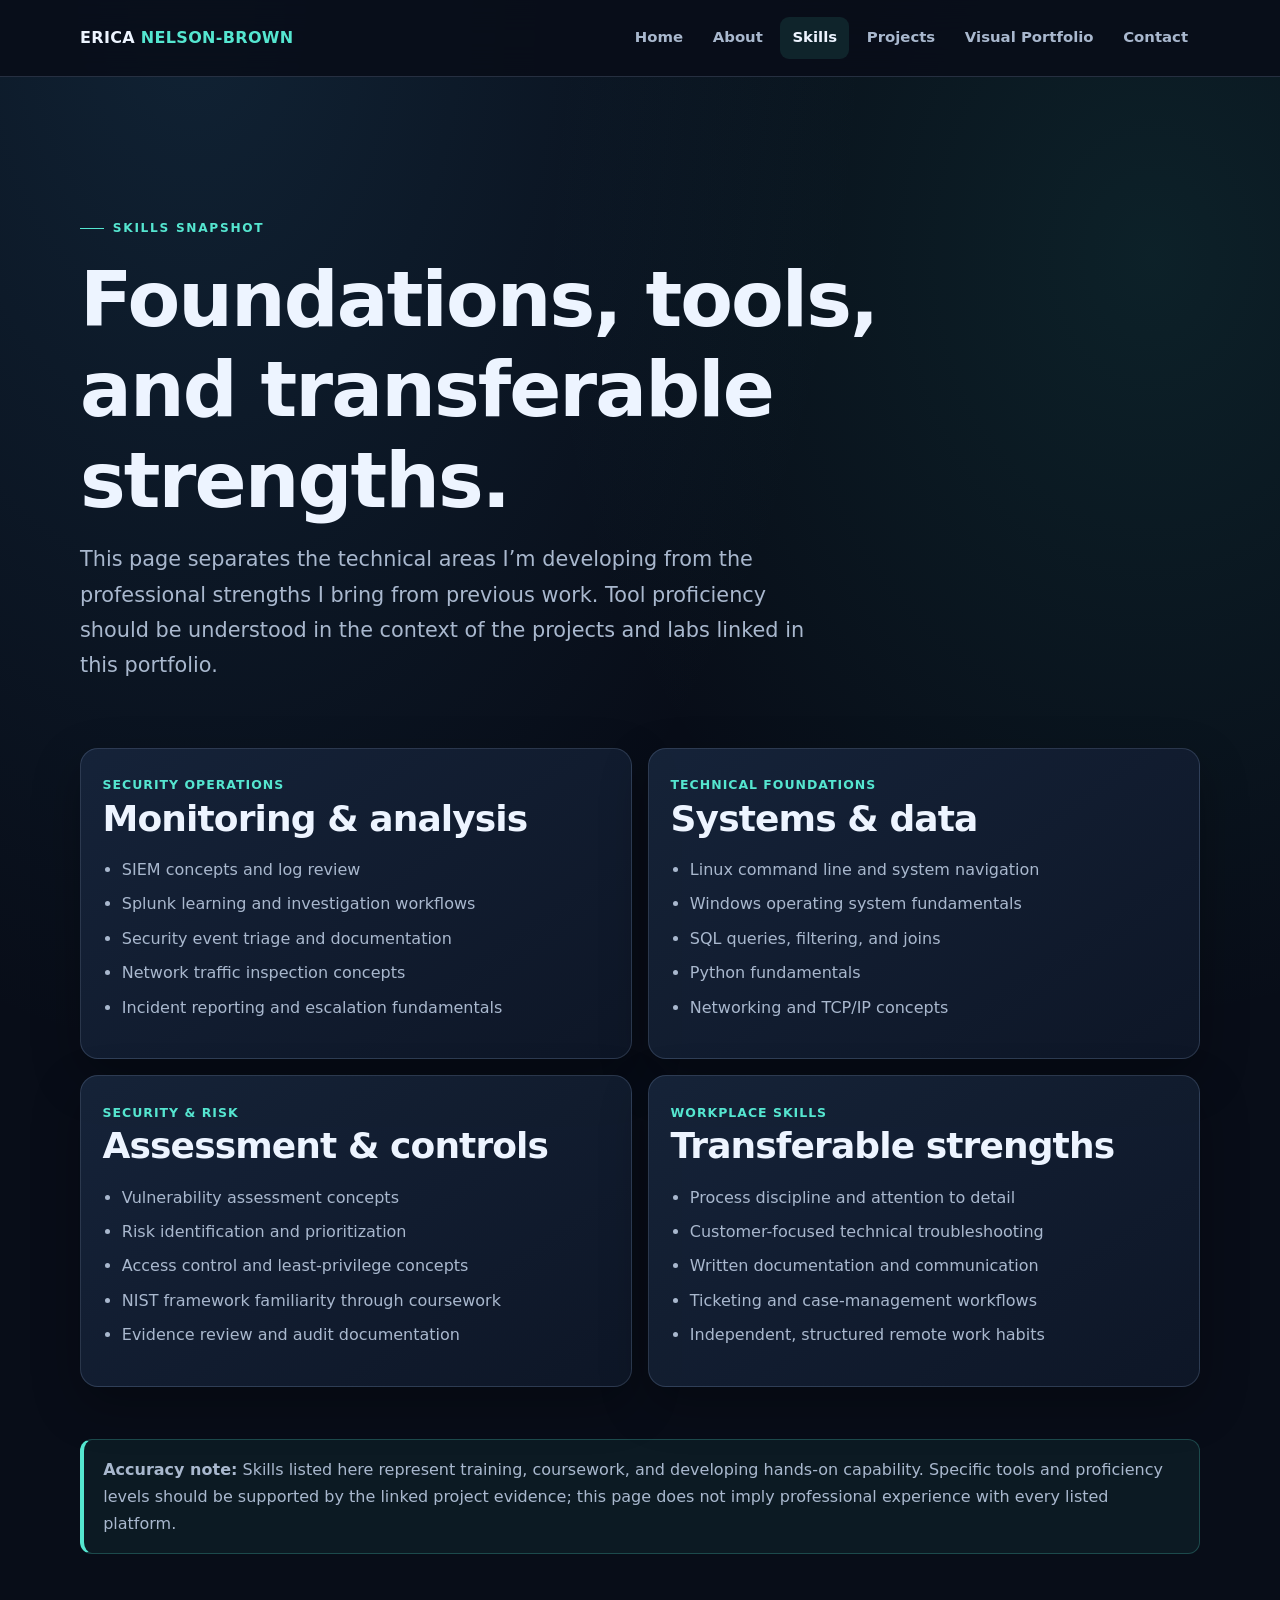
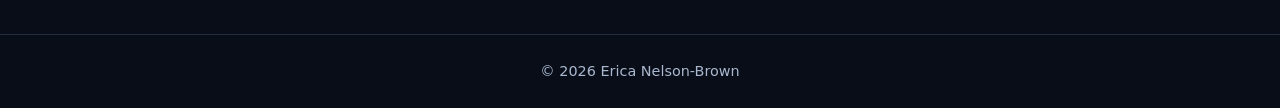
<file: skills.html>
<!doctype html>
<html lang="en"><head><meta charset="utf-8"><meta name="viewport" content="width=device-width, initial-scale=1"><meta name="description" content="Cybersecurity tools, technical foundations, and transferable skills being developed by Erica Nelson-Brown."><title>Skills | Erica Nelson-Brown</title><link rel="stylesheet" href="style.css"></head>
<body><a class="skip-link" href="#main">Skip to content</a><header class="site-header"><div class="nav-wrap"><a class="brand" href="index.html">ERICA <span>NELSON-BROWN</span></a><nav aria-label="Main navigation"><a href="index.html">Home</a><a href="about.html">About</a><a href="skills.html" aria-current="page">Skills</a><a href="projects.html">Projects</a><a href="portfolio.html">Visual Portfolio</a><a href="contact.html">Contact</a></nav></div></header>
<main id="main"><section class="hero"><span class="eyebrow">Skills snapshot</span><h1>Foundations, tools, and transferable strengths.</h1><p class="lead">This page separates the technical areas I’m developing from the professional strengths I bring from previous work. Tool proficiency should be understood in the context of the projects and labs linked in this portfolio.</p></section>
<div class="grid">
<article class="card wide"><span class="card-kicker">Security operations</span><h2>Monitoring &amp; analysis</h2><ul class="list-clean"><li>SIEM concepts and log review</li><li>Splunk learning and investigation workflows</li><li>Security event triage and documentation</li><li>Network traffic inspection concepts</li><li>Incident reporting and escalation fundamentals</li></ul></article>
<article class="card wide"><span class="card-kicker">Technical foundations</span><h2>Systems &amp; data</h2><ul class="list-clean"><li>Linux command line and system navigation</li><li>Windows operating system fundamentals</li><li>SQL queries, filtering, and joins</li><li>Python fundamentals</li><li>Networking and TCP/IP concepts</li></ul></article>
<article class="card wide"><span class="card-kicker">Security &amp; risk</span><h2>Assessment &amp; controls</h2><ul class="list-clean"><li>Vulnerability assessment concepts</li><li>Risk identification and prioritization</li><li>Access control and least-privilege concepts</li><li>NIST framework familiarity through coursework</li><li>Evidence review and audit documentation</li></ul></article>
<article class="card wide"><span class="card-kicker">Workplace skills</span><h2>Transferable strengths</h2><ul class="list-clean"><li>Process discipline and attention to detail</li><li>Customer-focused technical troubleshooting</li><li>Written documentation and communication</li><li>Ticketing and case-management workflows</li><li>Independent, structured remote work habits</li></ul></article>
</div>
<section class="section callout"><p><strong>Accuracy note:</strong> Skills listed here represent training, coursework, and developing hands-on capability. Specific tools and proficiency levels should be supported by the linked project evidence; this page does not imply professional experience with every listed platform.</p></section>
</main><footer class="site-footer"><p>© 2026 Erica Nelson-Brown</p></footer></body></html>
</file>
<file: style.css>
:root {
  color-scheme: dark;
  --bg: #080d18;
  --panel: #111b2c;
  --panel-2: #16243a;
  --text: #edf4ff;
  --muted: #a9b8ce;
  --accent: #55e6d0;
  --accent-2: #80aaff;
  --line: rgba(154, 181, 220, .2);
  --shadow: 0 18px 48px rgba(0, 0, 0, .28);
  --radius: 18px;
}
* { box-sizing: border-box; }
html { scroll-behavior: smooth; }
body {
  margin: 0;
  min-height: 100vh;
  background:
    radial-gradient(ellipse at 15% 0%, rgba(46, 111, 153, .22), transparent 42rem),
    radial-gradient(ellipse at 90% 15%, rgba(45, 178, 161, .12), transparent 38rem),
    var(--bg);
  color: var(--text);
  font: 16px/1.7 Inter, ui-sans-serif, system-ui, -apple-system, BlinkMacSystemFont, "Segoe UI", sans-serif;
}
a { color: var(--accent); text-underline-offset: .2em; }
a:hover { color: #b5fff3; }
a:focus-visible, button:focus-visible, summary:focus-visible {
  outline: 3px solid var(--accent-2);
  outline-offset: 4px;
}
.skip-link {
  position: absolute; left: -9999px; top: 1rem; z-index: 100;
  padding: .7rem 1rem; background: var(--accent); color: #061019; border-radius: 8px;
}
.skip-link:focus { left: 1rem; }
.site-header {
  position: sticky; top: 0; z-index: 20;
  background: rgba(8, 13, 24, .88); backdrop-filter: blur(16px);
  border-bottom: 1px solid var(--line);
}
.nav-wrap {
  width: min(1120px, calc(100% - 2.5rem)); min-height: 76px; margin: auto;
  display: flex; align-items: center; justify-content: space-between; gap: 1.5rem;
}
.brand { color: var(--text); text-decoration: none; font-weight: 800; letter-spacing: .02em; }
.brand span { color: var(--accent); }
nav { display: flex; align-items: center; flex-wrap: wrap; gap: .35rem; }
nav a {
  color: var(--muted); text-decoration: none; font-size: .93rem; font-weight: 650;
  padding: .55rem .75rem; border-radius: 9px; transition: background .2s, color .2s;
}
nav a:hover, nav a[aria-current="page"] { color: var(--text); background: rgba(85, 230, 208, .1); }
main { width: min(1120px, calc(100% - 2.5rem)); margin: 0 auto; padding: 3.5rem 0 5rem; }
.hero { padding: clamp(2rem, 6vw, 5rem) 0 3rem; max-width: 850px; }
.eyebrow {
  display: inline-flex; align-items: center; gap: .55rem; color: var(--accent);
  text-transform: uppercase; letter-spacing: .14em; font-size: .76rem; font-weight: 800;
}
.eyebrow::before { content: ""; width: 24px; height: 1px; background: currentColor; }
h1, h2, h3 { line-height: 1.18; letter-spacing: -.025em; }
h1 { margin: 1rem 0; font-size: clamp(2.5rem, 7vw, 4.8rem); max-width: 850px; }
h2 { font-size: clamp(1.6rem, 3.5vw, 2.25rem); margin: 0 0 1rem; }
h3 { font-size: 1.16rem; margin: 0 0 .55rem; }
p { color: var(--muted); margin: 0 0 1rem; }
.lead { font-size: clamp(1.08rem, 2vw, 1.3rem); max-width: 760px; }
.section { margin-top: 3.25rem; }
.section-heading { display: flex; justify-content: space-between; align-items: end; gap: 1rem; margin-bottom: 1.25rem; }
.section-heading p { max-width: 600px; margin: 0; }
.grid { display: grid; grid-template-columns: repeat(12, 1fr); gap: 1rem; }
.card {
  grid-column: span 4; padding: 1.35rem; border: 1px solid var(--line);
  border-radius: var(--radius); background: linear-gradient(145deg, rgba(22,36,58,.96), rgba(14,23,39,.96));
  box-shadow: var(--shadow);
}
.card.wide { grid-column: span 6; }
.card.full { grid-column: 1 / -1; }
.card p:last-child { margin-bottom: 0; }
.card-kicker { color: var(--accent); font-size: .78rem; font-weight: 800; letter-spacing: .08em; text-transform: uppercase; }
.tag-list { display: flex; flex-wrap: wrap; gap: .5rem; margin: 1rem 0 0; padding: 0; list-style: none; }
.tag-list li, .status {
  display: inline-flex; padding: .28rem .65rem; border-radius: 999px;
  color: #d8e7fb; background: rgba(128,170,255,.12); border: 1px solid rgba(128,170,255,.18);
  font-size: .78rem; font-weight: 650;
}
.status { color: var(--accent); background: rgba(85,230,208,.08); border-color: rgba(85,230,208,.22); }
.actions { display: flex; flex-wrap: wrap; gap: .75rem; margin-top: 1.5rem; }
.button {
  display: inline-flex; justify-content: center; align-items: center; gap: .5rem;
  padding: .78rem 1.1rem; border-radius: 10px; border: 1px solid var(--accent);
  background: var(--accent); color: #07131c; text-decoration: none; font-weight: 800;
  transition: transform .2s, box-shadow .2s, background .2s;
}
.button:hover { color: #061019; transform: translateY(-2px); box-shadow: 0 8px 28px rgba(85,230,208,.18); }
.button.secondary { background: transparent; color: var(--text); border-color: var(--line); }
.button.secondary:hover { background: rgba(255,255,255,.06); color: var(--text); }
.callout {
  border: 1px solid rgba(85,230,208,.24); border-left: 4px solid var(--accent);
  background: rgba(85,230,208,.06); border-radius: 12px; padding: 1rem 1.2rem;
}
.callout p { margin: 0; }
.list-clean { padding-left: 1.2rem; color: var(--muted); }
.list-clean li { margin: .45rem 0; }
.project-card { display: flex; flex-direction: column; gap: .65rem; }
.project-card .project-link { margin-top: auto; padding-top: .5rem; }
.project-card a { font-weight: 750; }
details {
  border: 1px solid var(--line); border-radius: 12px; padding: .9rem 1rem;
  background: rgba(255,255,255,.025);
}
details + details { margin-top: .75rem; }
summary { color: var(--text); cursor: pointer; font-weight: 750; }
details p { margin: .8rem 0 0; }
.skill-group { margin-bottom: .85rem; }
.skill-group strong { color: var(--text); }
.gallery { display: grid; grid-template-columns: repeat(2, minmax(0,1fr)); gap: 1rem; }
.gallery figure { margin: 0; padding: .75rem; border: 1px solid var(--line); border-radius: 14px; background: var(--panel); }
.gallery img { width: 100%; height: auto; display: block; border-radius: 8px; }
.gallery figcaption { color: var(--muted); padding: .6rem .2rem .1rem; font-size: .9rem; }
.contact-panel { padding: clamp(1.4rem, 4vw, 2.5rem); border-radius: var(--radius); background: linear-gradient(135deg, #142b3b, #132038); border: 1px solid rgba(85,230,208,.25); }
.site-footer { border-top: 1px solid var(--line); padding: 1.5rem 1.25rem; color: var(--muted); text-align: center; font-size: .9rem; }
.site-footer p { margin: 0; }
.muted-small { font-size: .88rem; }
@media (max-width: 800px) {
  .nav-wrap { align-items: flex-start; flex-direction: column; padding: 1rem 0; gap: .6rem; }
  nav { width: 100%; gap: .2rem; }
  nav a { padding: .45rem .6rem; }
  .card { grid-column: span 6; }
}
@media (max-width: 560px) {
  main { padding-top: 2rem; }
  .card, .card.wide { grid-column: 1 / -1; }
  .gallery { grid-template-columns: 1fr; }
  .section-heading { align-items: flex-start; flex-direction: column; }
  .actions .button { width: 100%; }
}
@media (prefers-reduced-motion: reduce) {
  html { scroll-behavior: auto; }
  *, *::before, *::after { transition-duration: .01ms !important; animation-duration: .01ms !important; }
}
</file>
